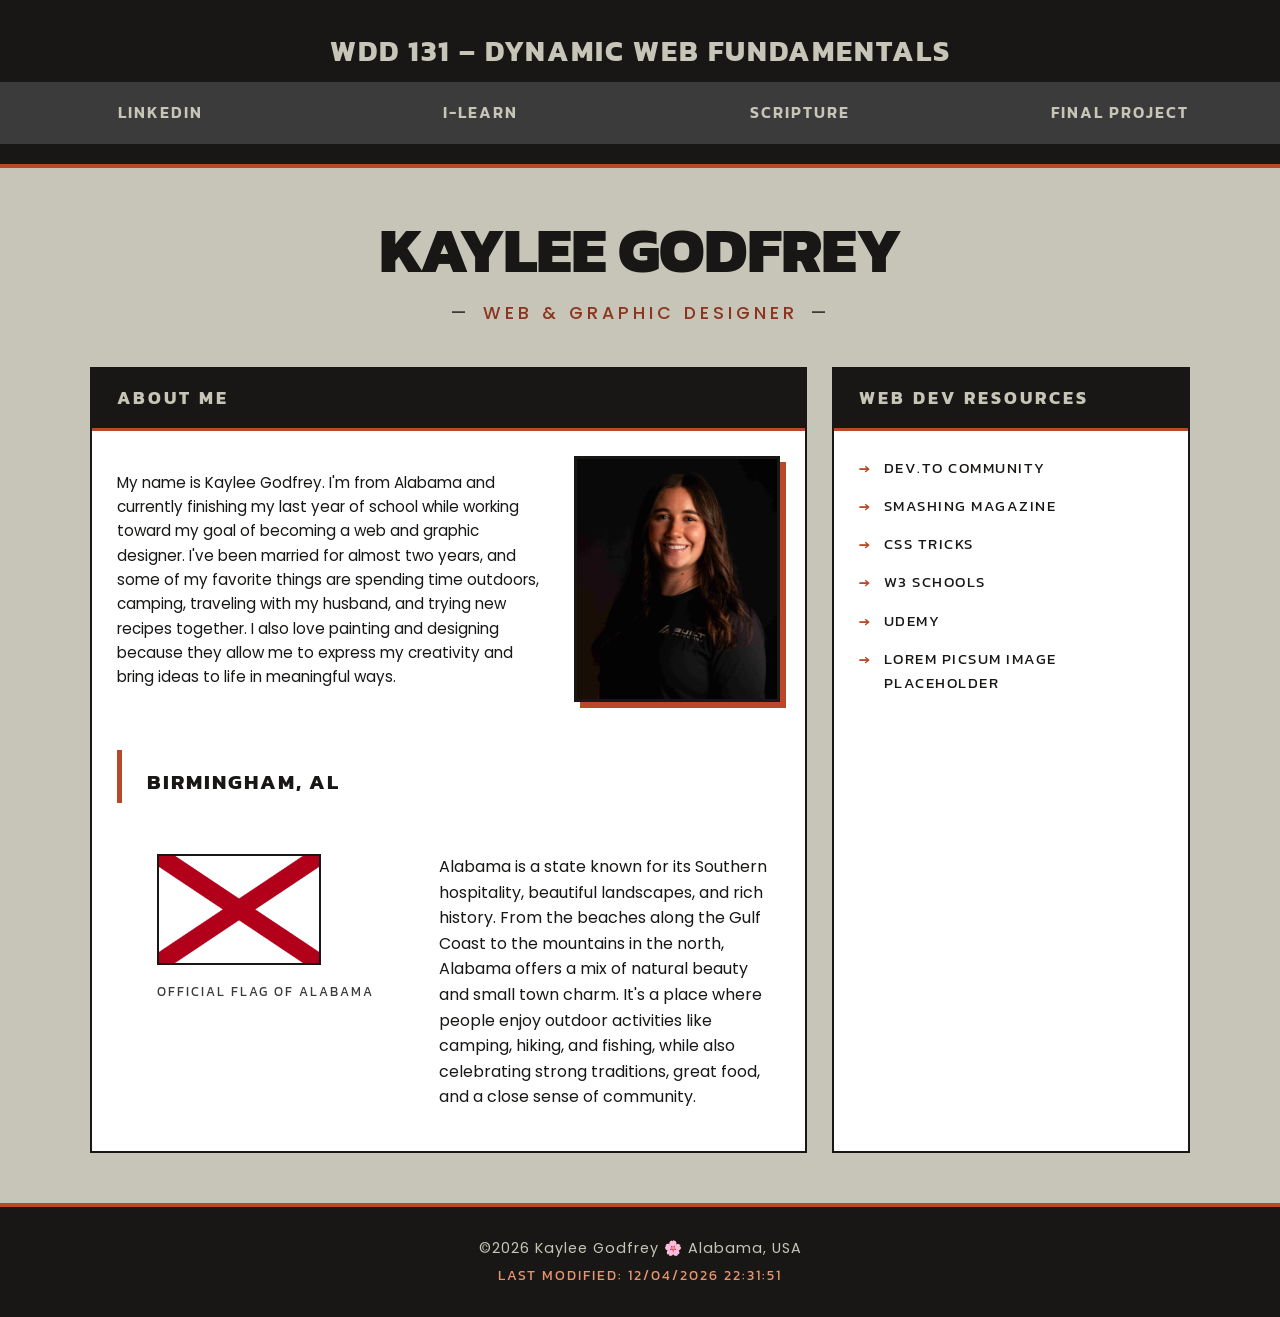
<file: index.html>
<!DOCTYPE html>
<html lang="en">
<head>
    <meta charset="UTF-8">
    <meta name="viewport" content="width=device-width, initial-scale=1.0">
    <title>WDD 131 – Dynamic Web Fundamentals – Kaylee Godfrey</title>
    <meta name="description" content="WDD 131 – Dynamic Web Fundamentals home page for Kaylee Godfrey. Personal introduction, Alabama highlights, and web development resources.">
    <meta name="author" content="Kaylee Godfrey">
    <link rel="preconnect" href="https://fonts.googleapis.com">
    <link rel="preconnect" href="https://fonts.gstatic.com" crossorigin>
    <link href="https://fonts.googleapis.com/css2?family=Kanit:wght@400;600;700;800&family=Poppins:wght@300;400;500;600&display=swap" rel="stylesheet">
    <link rel="stylesheet" href="styles/base.css">
    <script src="scripts/getdates.js" defer></script>
</head>
<body>
    <header>
        <span id="course-title">WDD 131 – Dynamic Web Fundamentals</span>
        <nav>
            <a href="https://www.linkedin.com/in/kaylee-godfrey/">LinkedIn</a>
            <a href="https://byupw.instructure.com/">I-Learn</a>
            <a href="https://www.churchofjesuschrist.org/study/scriptures/ot/prov/3?lang=eng&id=p5#p5">Scripture</a>
            <a href="#">Final Project</a>
        </nav>
    </header>

    <main>
        <h1>Kaylee Godfrey</h1>
        <p class="tagline">Web & Graphic Designer</p>

        <div class="cards-container">
            <section class="card">
                <h2>About Me</h2>
                <div class="about-content">
                    <p>
                        My name is Kaylee Godfrey. I'm from Alabama and currently finishing 
                        my last year of school while working toward my goal of becoming a 
                        web and graphic designer. I've been married for almost two years, 
                        and some of my favorite things are spending time outdoors, camping, 
                        traveling with my husband, and trying new recipes together. I also 
                        love painting and designing because they allow me to express my 
                        creativity and bring ideas to life in meaningful ways.
                    </p>
                    <img src="images/portrait.jpg" alt="Portrait of Kaylee Godfrey" width="180" height="220">
                </div>

                <h3>Birmingham, AL</h3>

                <div class="country-content">
                    <figure>
                        <img src="images/flag.png" alt="Official Flag of Alabama" width="160" height="100">
                        <figcaption>Official Flag of Alabama</figcaption>
                    </figure>
                    <p>
                        Alabama is a state known for its Southern hospitality, beautiful 
                        landscapes, and rich history. From the beaches along the Gulf Coast 
                        to the mountains in the north, Alabama offers a mix of natural 
                        beauty and small town charm. It's a place where people enjoy 
                        outdoor activities like camping, hiking, and fishing, while also 
                        celebrating strong traditions, great food, and a close sense of 
                        community.
                    </p>
                </div>
            </section>

            <section class="card">
                <h2>Web Dev Resources</h2>
                <ul>
                    <li><a href="https://dev.to/">Dev.to Community</a></li>
                    <li><a href="https://www.smashingmagazine.com/">Smashing Magazine</a></li>
                    <li><a href="https://css-tricks.com/">CSS Tricks</a></li>
                    <li><a href="https://www.w3schools.com/">W3 Schools</a></li>
                    <li><a href="https://www.udemy.com/">Udemy</a></li>
                    <li><a href="https://picsum.photos/">Lorem Picsum Image Placeholder</a></li>
                </ul>
            </section>
        </div>
    </main>

    <footer>
        <p>©<span id="currentyear"></span> Kaylee Godfrey 🌸 Alabama, USA</p>
        <p id="lastModified"></p>
    </footer>
</body>
</html>
</file>
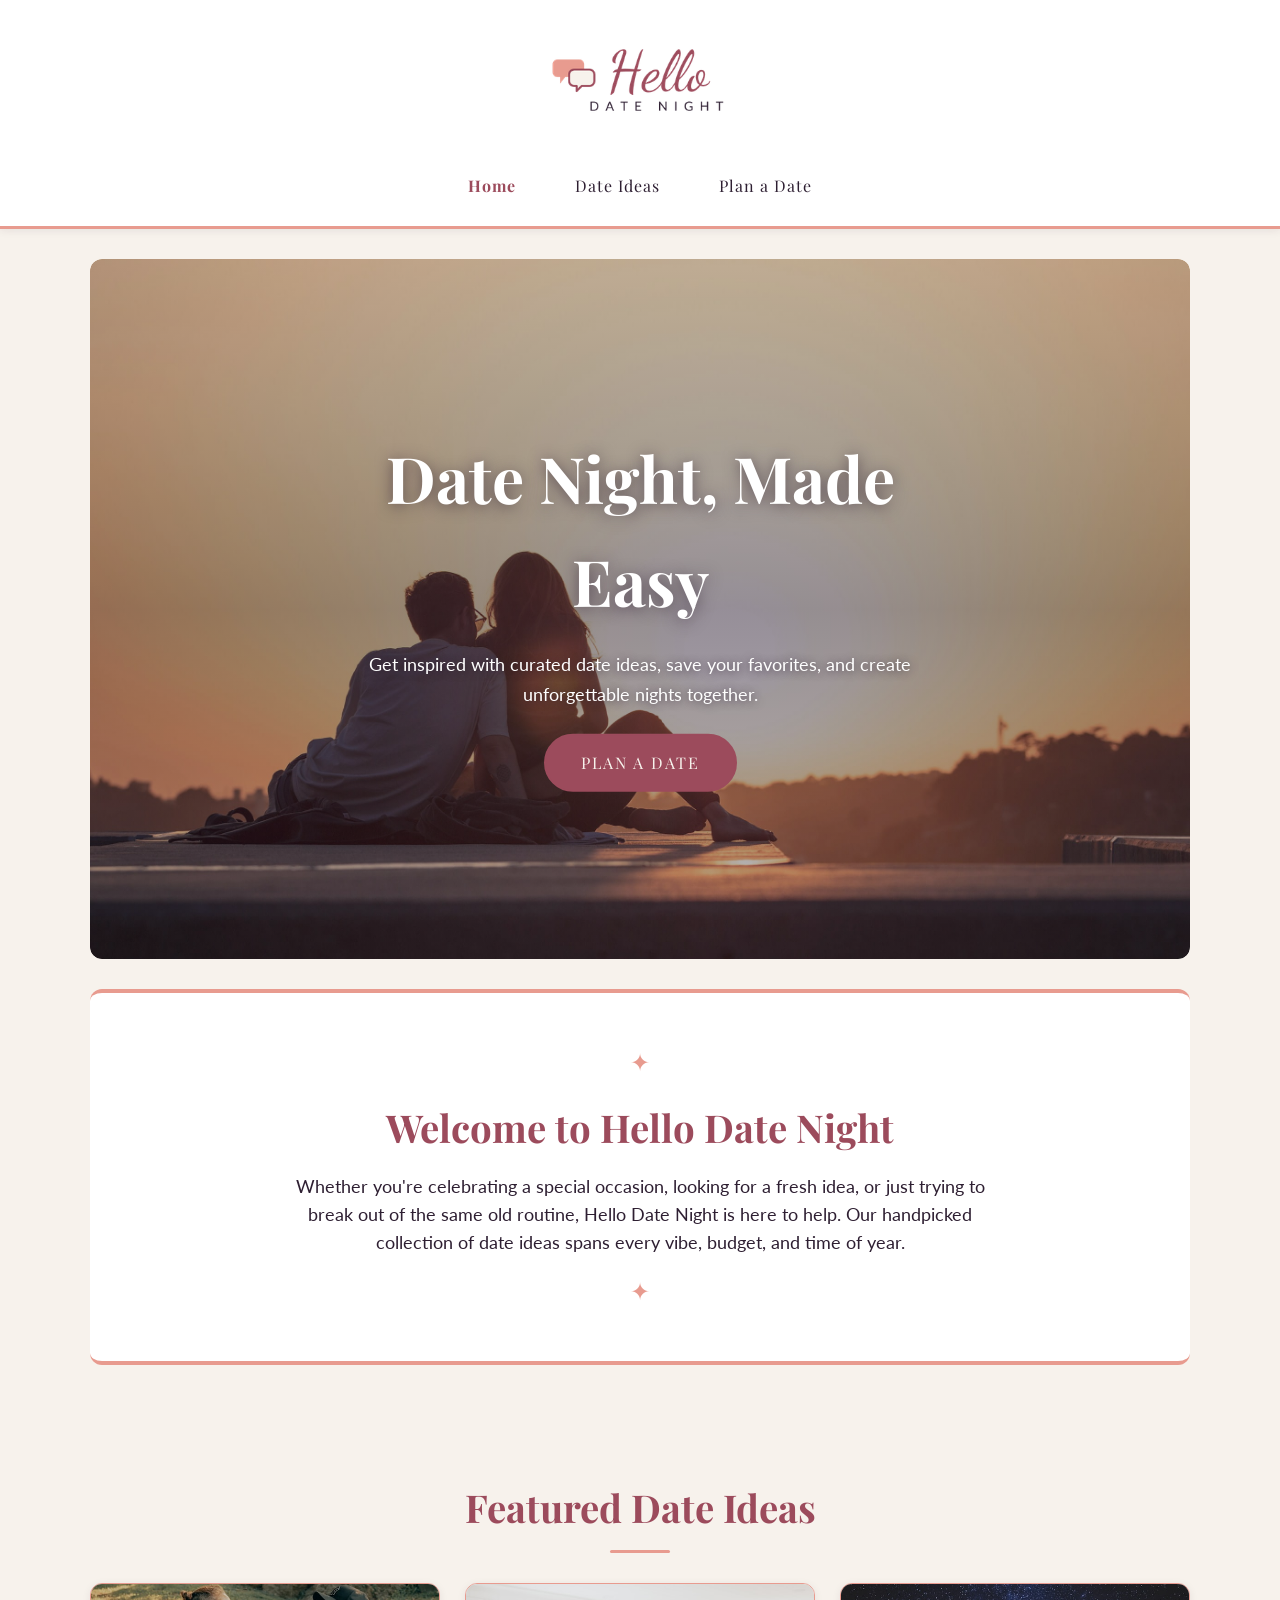
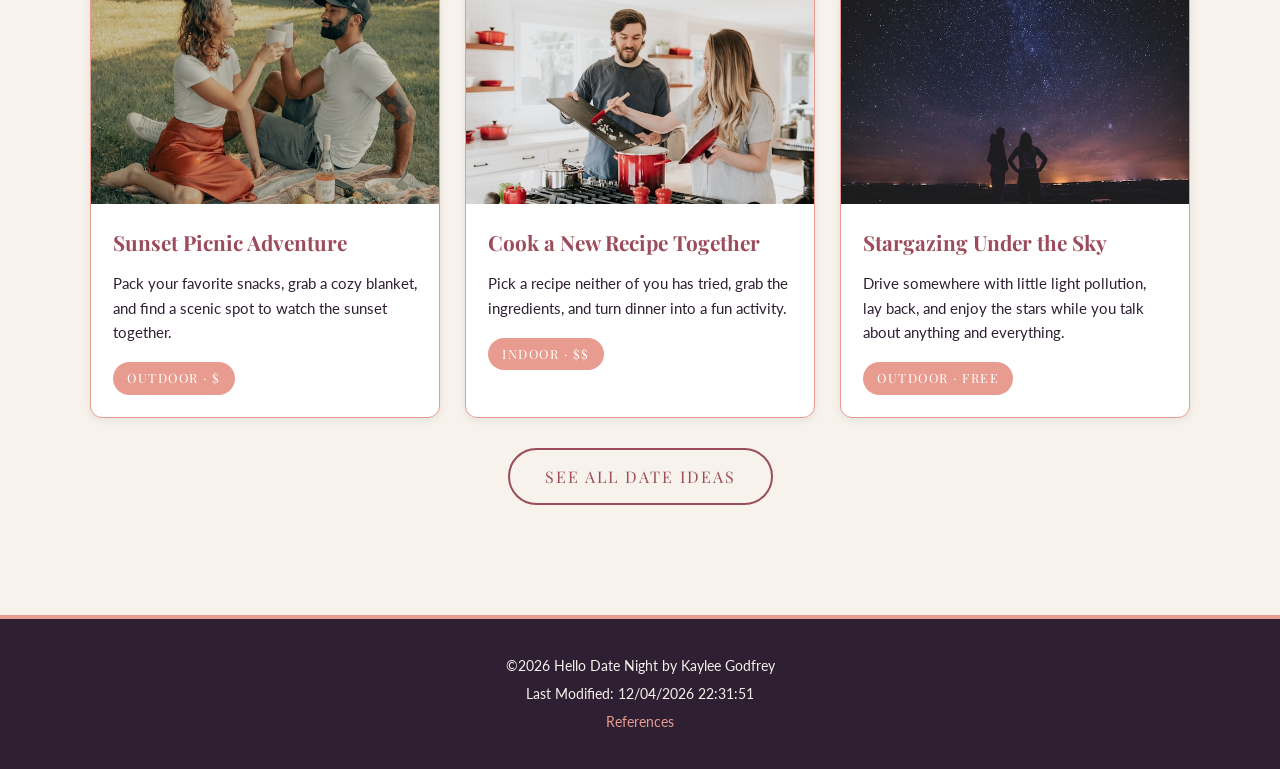
<file: project/index.html>
<!DOCTYPE html>
<html lang="en">
<head>
    <meta charset="UTF-8">
    <meta name="viewport" content="width=device-width, initial-scale=1.0">
    <title>Hello Date Night – Date Ideas for Couples</title>
    <meta name="description" content="Hello Date Night helps couples find creative, fun date ideas based on their preferences. Browse curated date ideas, save your favorites, and plan unforgettable nights together.">
    <meta name="author" content="Kaylee Godfrey">
    <link rel="preconnect" href="https://fonts.googleapis.com">
    <link rel="preconnect" href="https://fonts.gstatic.com" crossorigin>
    <link href="https://fonts.googleapis.com/css2?family=Dancing+Script:wght@600;700&family=Playfair+Display:wght@400;600;700&family=Lato:wght@300;400;700&display=swap" rel="stylesheet">
    <link rel="stylesheet" href="styles/main.css">
    <script src="scripts/main.js" defer></script>
</head>
<body>
    <header>
        <div class="header-inner">
            <a href="index.html" class="logo-link">
                <img src="images/logo.png" alt="Hello Date Night logo" class="logo">
            </a>
            <button id="menu-toggle" aria-label="Toggle menu">&#9776;</button>
            <nav id="main-nav">
                <a href="index.html" class="active">Home</a>
                <a href="date-ideas.html">Date Ideas</a>
                <a href="plan-a-date.html">Plan a Date</a>
            </nav>
        </div>
    </header>

    <main>
        <section class="hero">
            <img src="images/hero.jpg" alt="Couple enjoying a romantic date night" class="hero-image">
            <div class="hero-content">
                <h1>Date Night, Made Easy</h1>
                <p>Get inspired with curated date ideas, save your favorites, and create unforgettable nights together.</p>
                <a href="plan-a-date.html" class="cta-button">Plan a Date</a>
            </div>
        </section>

        <section class="intro">
            <h2>Welcome to Hello Date Night</h2>
            <p>Whether you're celebrating a special occasion, looking for a fresh idea, or just trying to break out of the same old routine, Hello Date Night is here to help. Our handpicked collection of date ideas spans every vibe, budget, and time of year.</p>
        </section>

        <section class="featured">
            <h2>Featured Date Ideas</h2>
            <div class="card-grid">
                <article class="card">
                    <img src="images/featured-1.jpg" alt="Sunset picnic in a park" loading="lazy">
                    <div class="card-content">
                        <h3>Sunset Picnic Adventure</h3>
                        <p>Pack your favorite snacks, grab a cozy blanket, and find a scenic spot to watch the sunset together.</p>
                        <span class="card-tag">Outdoor · $</span>
                    </div>
                </article>

                <article class="card">
                    <img src="images/featured-2.jpg" alt="Cooking together at home" loading="lazy">
                    <div class="card-content">
                        <h3>Cook a New Recipe Together</h3>
                        <p>Pick a recipe neither of you has tried, grab the ingredients, and turn dinner into a fun activity.</p>
                        <span class="card-tag">Indoor · $$</span>
                    </div>
                </article>

                <article class="card">
                    <img src="images/featured-3.jpg" alt="Stargazing under the night sky" loading="lazy">
                    <div class="card-content">
                        <h3>Stargazing Under the Sky</h3>
                        <p>Drive somewhere with little light pollution, lay back, and enjoy the stars while you talk about anything and everything.</p>
                        <span class="card-tag">Outdoor · Free</span>
                    </div>
                </article>
            </div>

            <div class="see-more">
                <a href="date-ideas.html" class="cta-button-outline">See All Date Ideas</a>
            </div>
        </section>
    </main>

    <footer>
        <p>©<span id="currentyear"></span> Hello Date Night by Kaylee Godfrey</p>
        <p id="lastModified"></p>
        <p><a href="references.html">References</a></p>
    </footer>
</body>
</html>
</file>
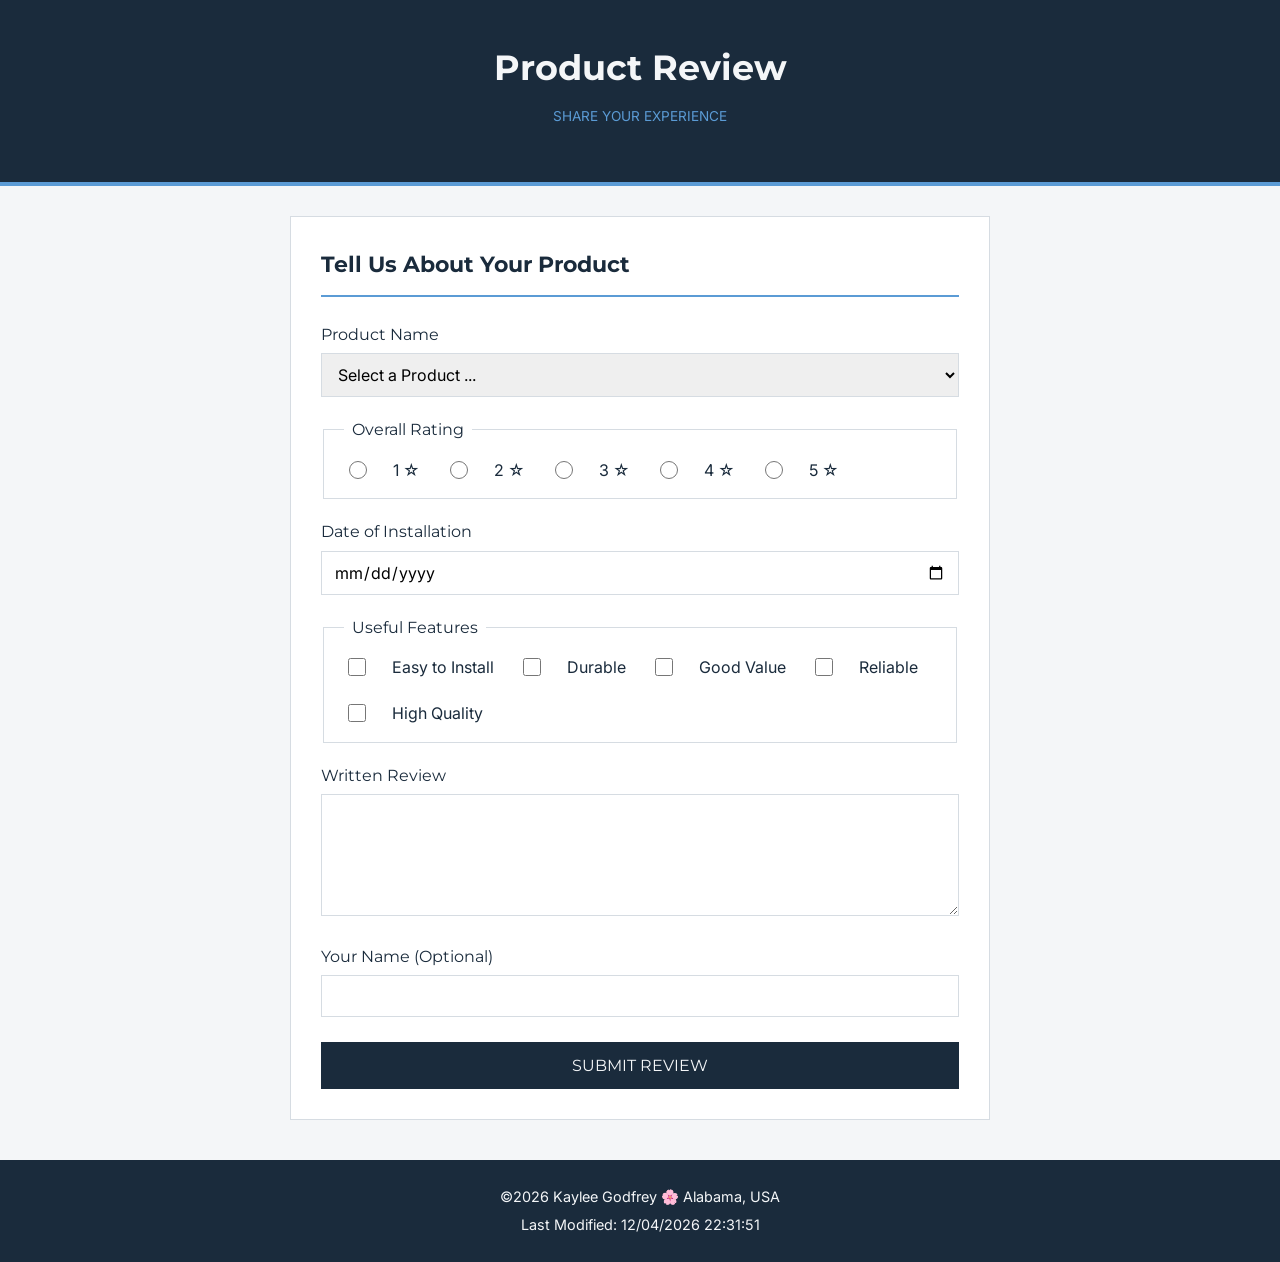
<file: Form/form.html>
<!DOCTYPE html>
<html lang="en">
<head>
    <meta charset="UTF-8">
    <meta name="viewport" content="width=device-width, initial-scale=1.0">
    <title>WDD 131 – Product Review – Kaylee Godfrey</title>
    <meta name="description" content="Product review form created by Kaylee Godfrey for WDD 131.">
    <meta name="author" content="Kaylee Godfrey">
    <link rel="preconnect" href="https://fonts.googleapis.com">
    <link rel="preconnect" href="https://fonts.gstatic.com" crossorigin>
    <link href="https://fonts.googleapis.com/css2?family=Montserrat:wght@400;600;700&family=Inter:wght@300;400;500;600&display=swap" rel="stylesheet">
    <link rel="stylesheet" href="styles/form.css">
    <script src="scripts/form.js" defer></script>
</head>
<body>
    <header>
        <h1>Product Review</h1>
        <p class="tagline">Share Your Experience</p>
    </header>

    <main>
        <form method="get" action="review.html">
            <h2>Tell Us About Your Product</h2>

            <label for="product-name">Product Name</label>
            <select id="product-name" name="product-name" required>
                <option disabled selected value="">Select a Product ...</option>
            </select>

            <fieldset>
                <legend>Overall Rating</legend>
                <div class="rating">
                    <input type="radio" id="rating-1" name="rating" value="1" required>
                    <label for="rating-1">1 ☆</label>

                    <input type="radio" id="rating-2" name="rating" value="2" required>
                    <label for="rating-2">2 ☆</label>

                    <input type="radio" id="rating-3" name="rating" value="3" required>
                    <label for="rating-3">3 ☆</label>

                    <input type="radio" id="rating-4" name="rating" value="4" required>
                    <label for="rating-4">4 ☆</label>

                    <input type="radio" id="rating-5" name="rating" value="5" required>
                    <label for="rating-5">5 ☆</label>
                </div>
            </fieldset>

            <label for="install-date">Date of Installation</label>
            <input type="date" id="install-date" name="install-date" required>

            <fieldset>
                <legend>Useful Features</legend>
                <div class="features">
                    <input type="checkbox" id="feature-1" name="features" value="Easy to Install">
                    <label for="feature-1">Easy to Install</label>

                    <input type="checkbox" id="feature-2" name="features" value="Durable">
                    <label for="feature-2">Durable</label>

                    <input type="checkbox" id="feature-3" name="features" value="Good Value">
                    <label for="feature-3">Good Value</label>

                    <input type="checkbox" id="feature-4" name="features" value="Reliable">
                    <label for="feature-4">Reliable</label>

                    <input type="checkbox" id="feature-5" name="features" value="High Quality">
                    <label for="feature-5">High Quality</label>
                </div>
            </fieldset>

            <label for="review">Written Review</label>
            <textarea id="review" name="review" rows="5"></textarea>

            <label for="username">Your Name (Optional)</label>
            <input type="text" id="username" name="username">

            <input type="submit" value="Submit Review">
        </form>
    </main>

    <footer>
        <p>©<span id="currentyear"></span> Kaylee Godfrey 🌸 Alabama, USA</p>
        <p id="lastModified"></p>
    </footer>
</body>
</html>
</file>
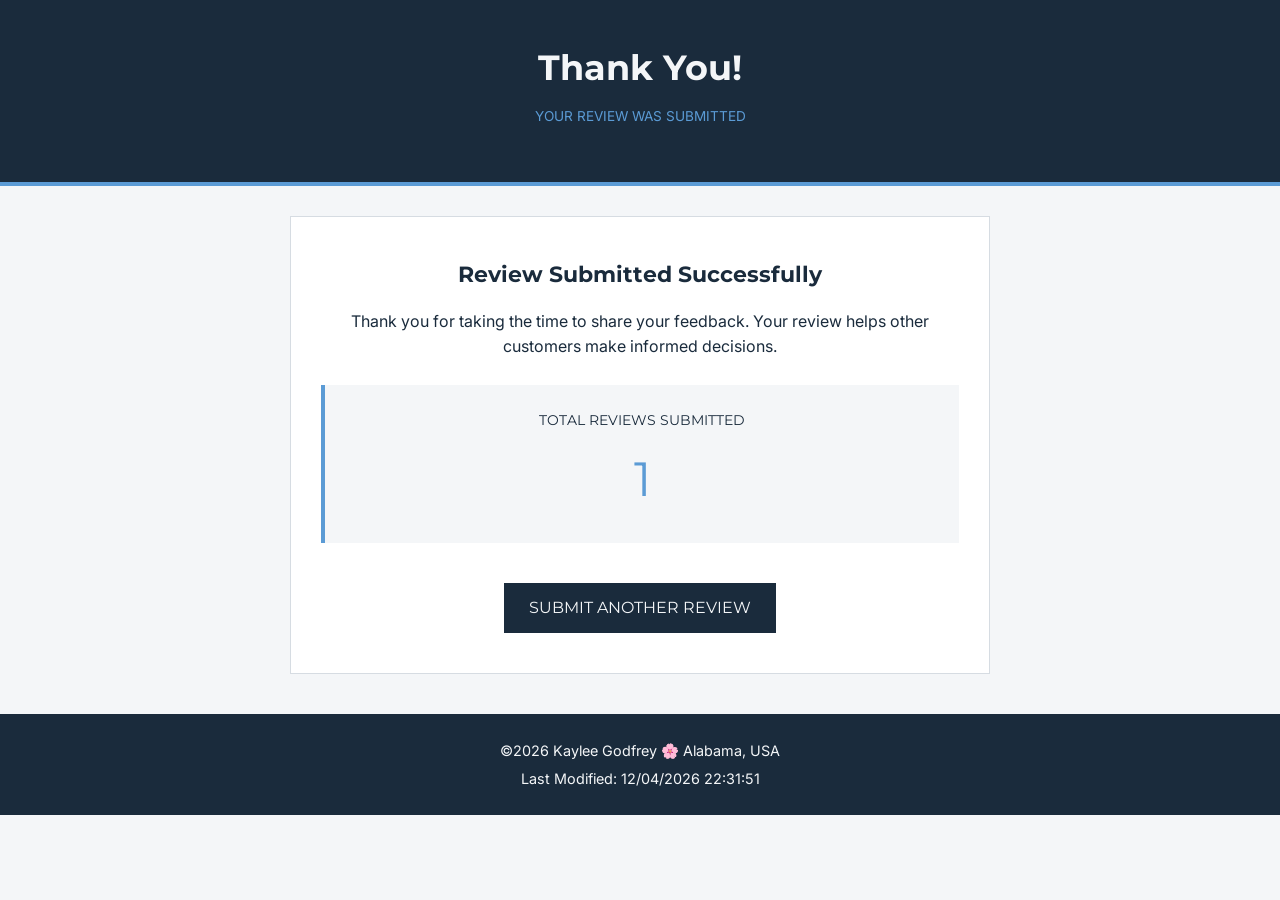
<file: Form/review.html>
<!DOCTYPE html>
<html lang="en">
<head>
    <meta charset="UTF-8">
    <meta name="viewport" content="width=device-width, initial-scale=1.0">
    <title>WDD 131 – Review Submitted – Kaylee Godfrey</title>
    <meta name="description" content="Thank you for submitting your product review.">
    <meta name="author" content="Kaylee Godfrey">
    <link rel="preconnect" href="https://fonts.googleapis.com">
    <link rel="preconnect" href="https://fonts.gstatic.com" crossorigin>
    <link href="https://fonts.googleapis.com/css2?family=Montserrat:wght@400;600;700&family=Inter:wght@300;400;500;600&display=swap" rel="stylesheet">
    <link rel="stylesheet" href="styles/form.css">
    <script src="scripts/review.js" defer></script>
</head>
<body>
    <header>
        <h1>Thank You!</h1>
        <p class="tagline">Your Review Was Submitted</p>
    </header>

    <main>
        <section class="confirmation">
            <h2>Review Submitted Successfully</h2>
            <p>Thank you for taking the time to share your feedback. Your review helps other customers make informed decisions.</p>

            <div class="counter-box">
                <p class="counter-label">Total Reviews Submitted</p>
                <p class="counter-number" id="review-count">0</p>
            </div>

            <a href="form.html" class="button">Submit Another Review</a>
        </section>
    </main>

    <footer>
        <p>©<span id="currentyear"></span> Kaylee Godfrey 🌸 Alabama, USA</p>
        <p id="lastModified"></p>
    </footer>
</body>
</html>
</file>
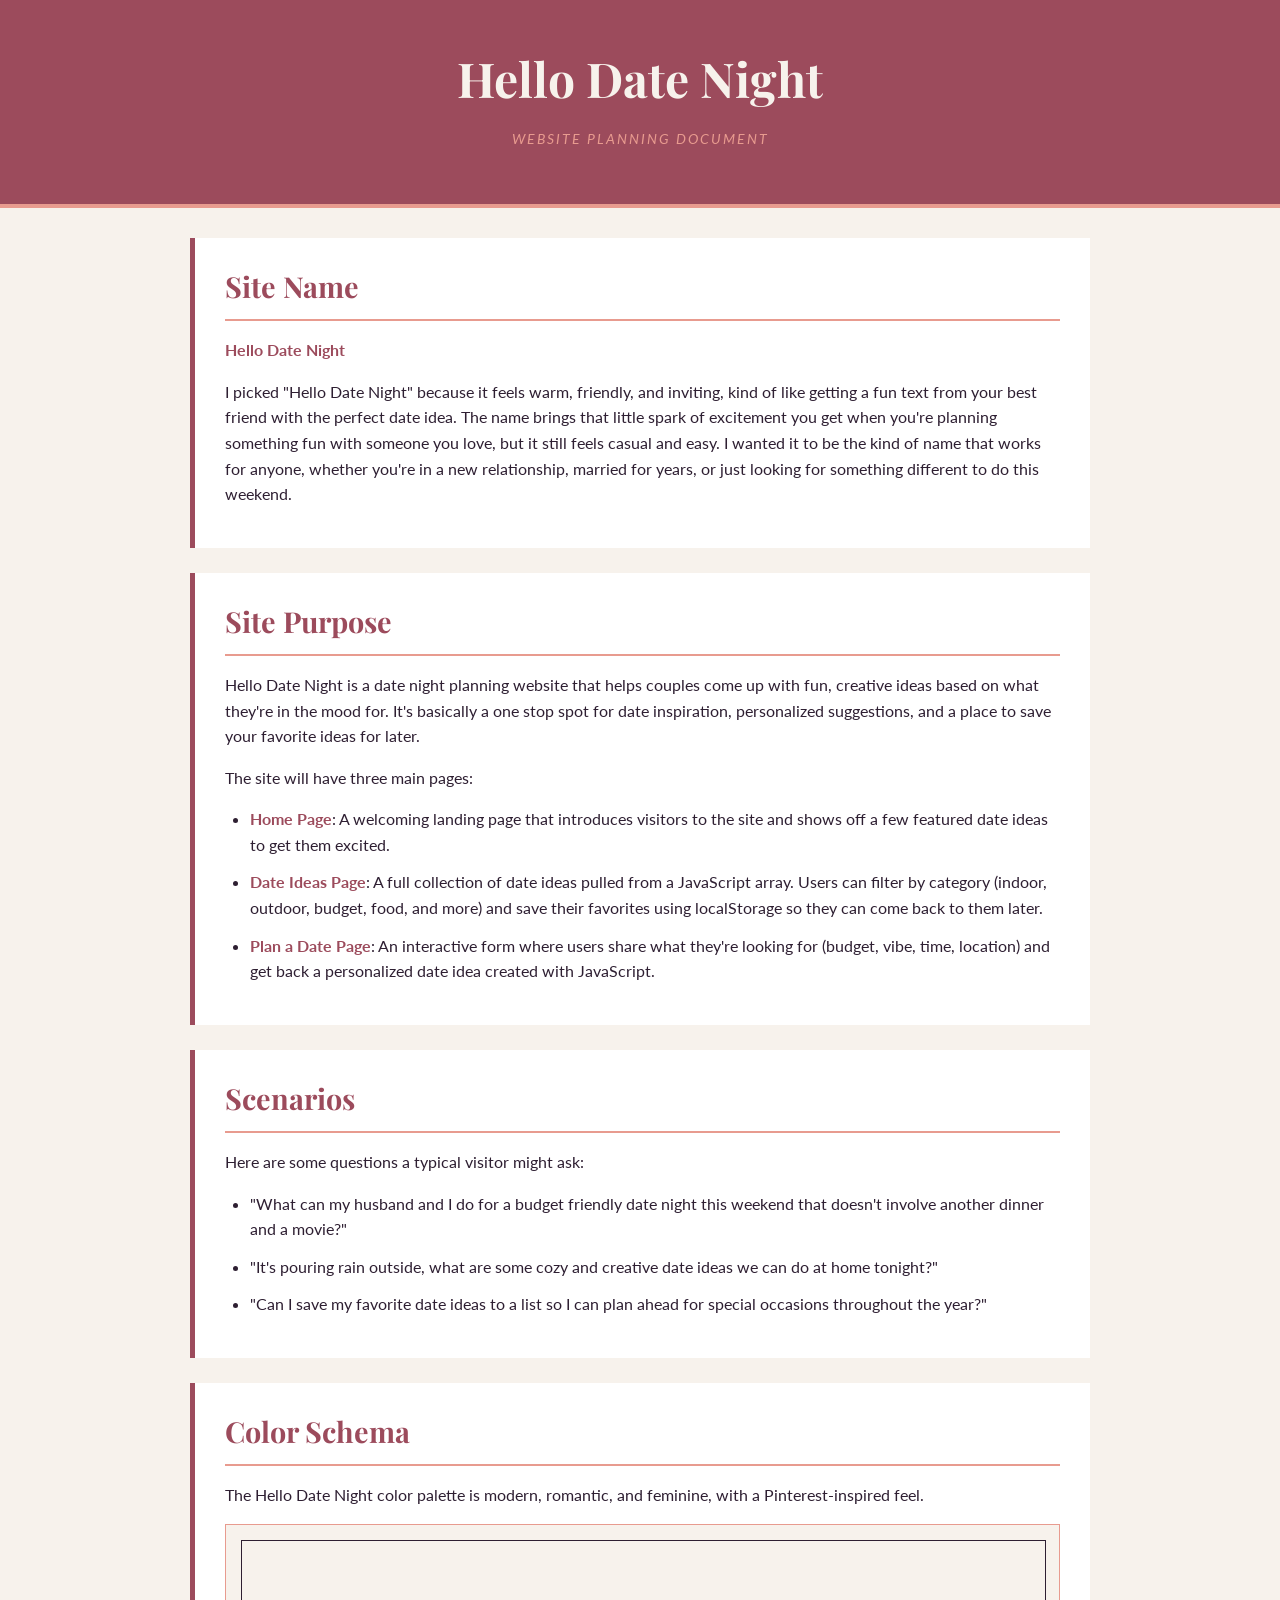
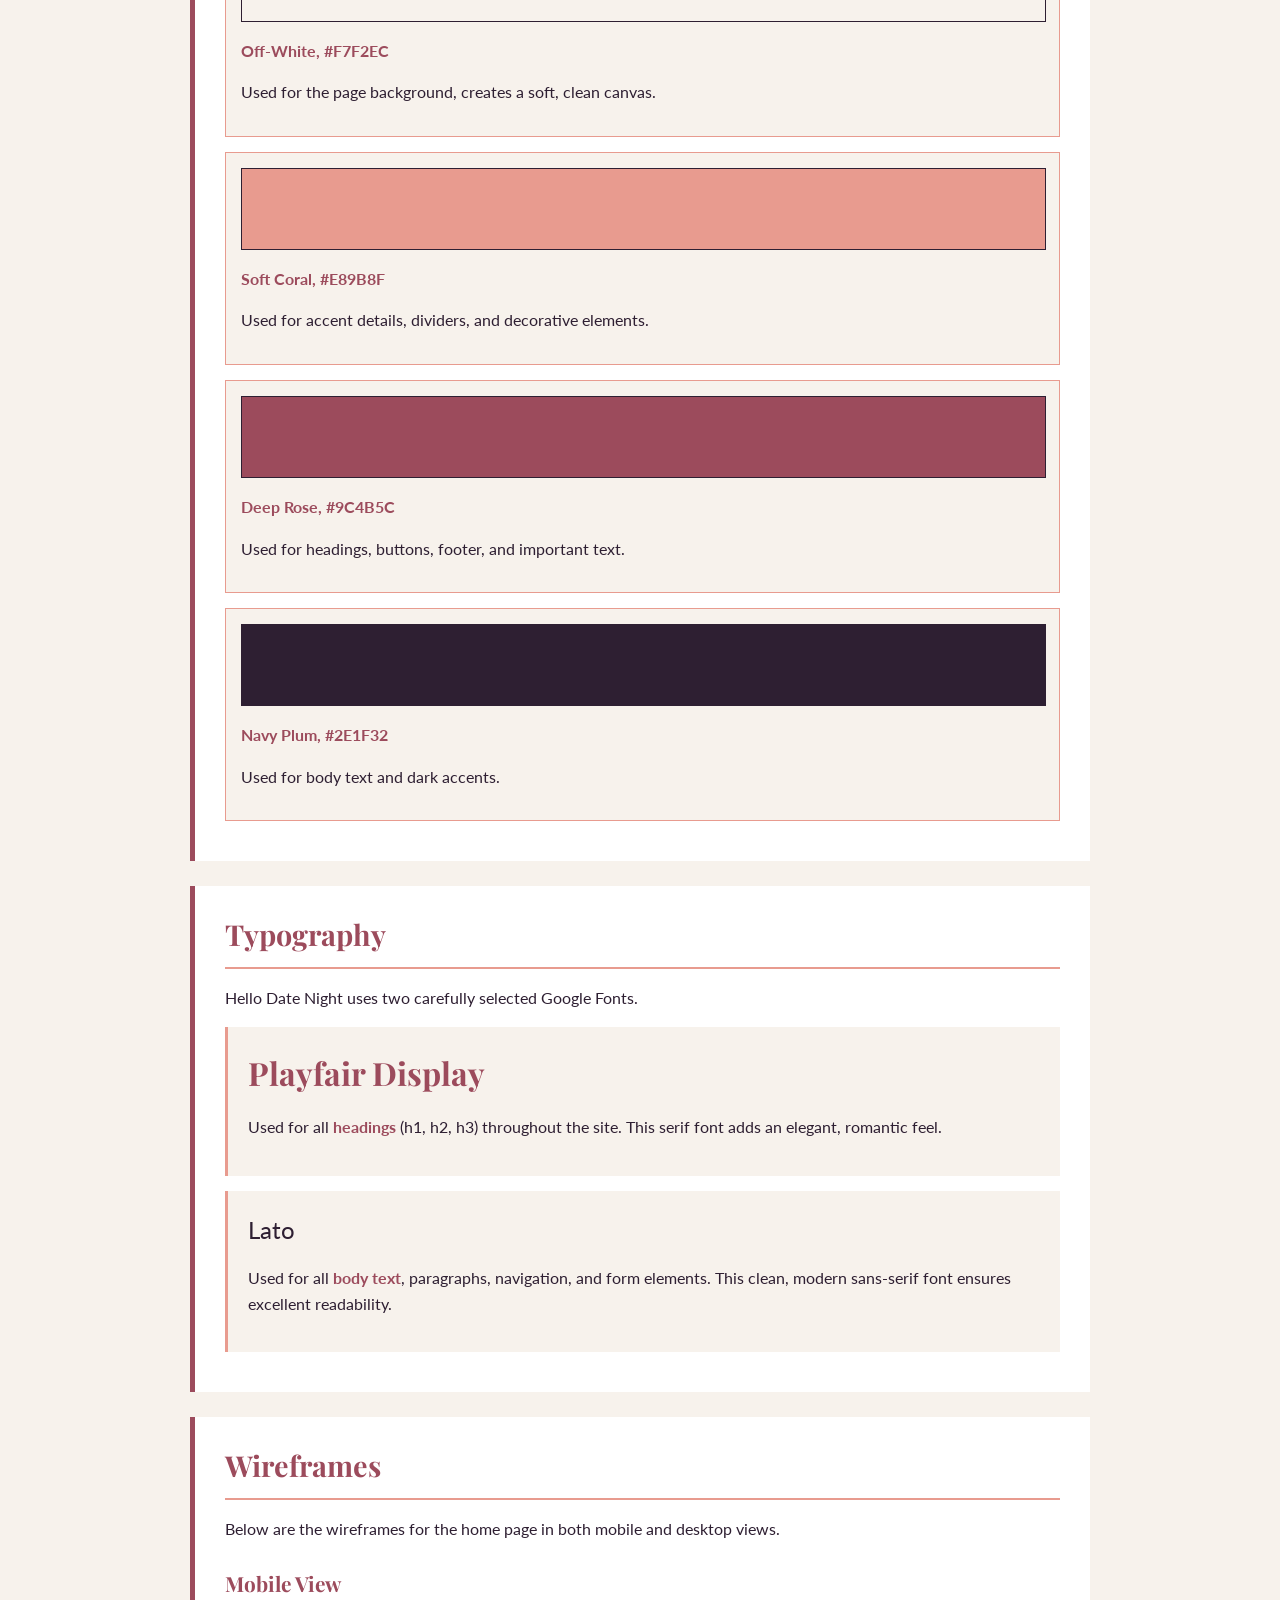
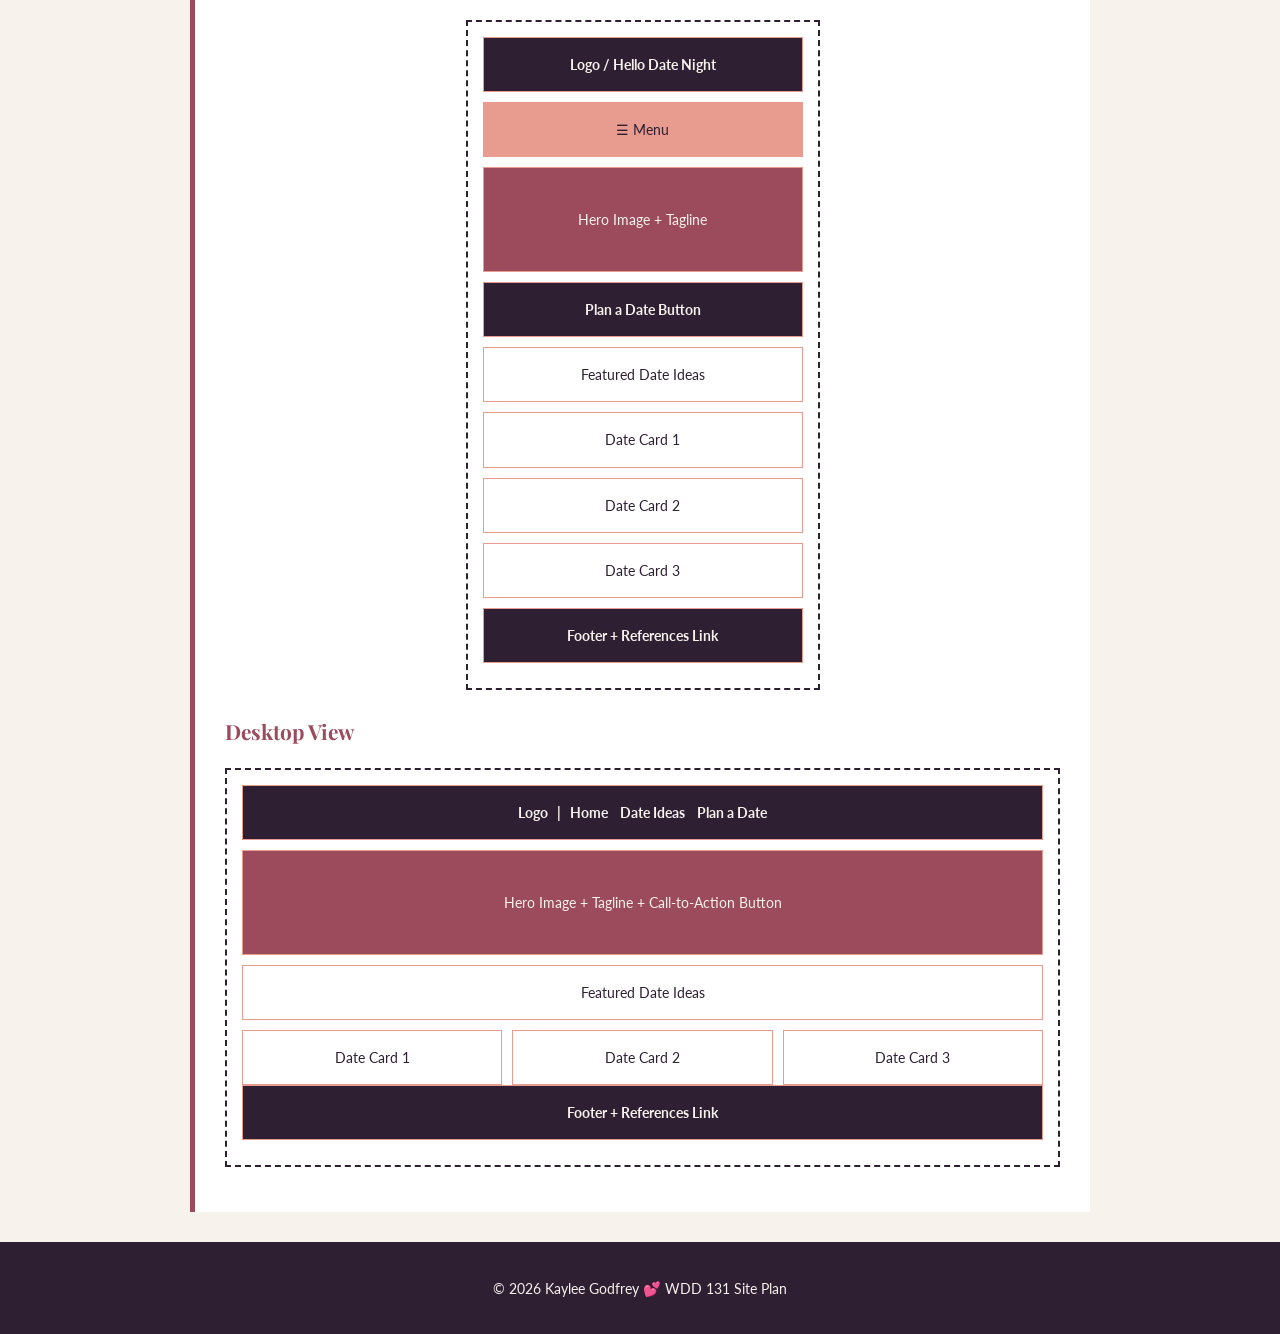
<file: hello date night/siteplan.html>
<!DOCTYPE html>
<html lang="en">
<head>
    <meta charset="UTF-8">
    <meta name="viewport" content="width=device-width, initial-scale=1.0">
    <title>Site Plan – Hello Date Night – Kaylee Godfrey</title>
    <meta name="description" content="Website planning document for Hello Date Night, a date night planner website by Kaylee Godfrey for WDD 131.">
    <meta name="author" content="Kaylee Godfrey">
    <link rel="preconnect" href="https://fonts.googleapis.com">
    <link rel="preconnect" href="https://fonts.gstatic.com" crossorigin>
    <link href="https://fonts.googleapis.com/css2?family=Playfair+Display:wght@400;600;700&family=Lato:wght@300;400;700&display=swap" rel="stylesheet">
    <link rel="stylesheet" href="styles/siteplan.css">
</head>
<body>
    <header>
        <h1>Hello Date Night</h1>
        <p class="tagline">Website Planning Document</p>
    </header>

    <main>
        <section>
            <h2>Site Name</h2>
            <p><strong>Hello Date Night</strong></p>
            <p>
                I picked "Hello Date Night" because it feels warm, friendly, and inviting, kind of like 
                getting a fun text from your best friend with the perfect date idea. The name brings that 
                little spark of excitement you get when you're planning something fun with someone you 
                love, but it still feels casual and easy. I wanted it to be the kind of name that works 
                for anyone, whether you're in a new relationship, married for years, or just looking for 
                something different to do this weekend.
            </p>
        </section>

        <section>
            <h2>Site Purpose</h2>
            <p>
                Hello Date Night is a date night planning website that helps couples come up with fun, 
                creative ideas based on what they're in the mood for. It's basically a one stop spot 
                for date inspiration, personalized suggestions, and a place to save your favorite ideas 
                for later.
            </p>
            <p>The site will have three main pages:</p>
            <ul>
                <li>
                    <strong>Home Page</strong>: A welcoming landing page that introduces visitors to 
                    the site and shows off a few featured date ideas to get them excited.
                </li>
                <li>
                    <strong>Date Ideas Page</strong>: A full collection of date ideas pulled from a 
                    JavaScript array. Users can filter by category (indoor, outdoor, budget, food, 
                    and more) and save their favorites using localStorage so they can come back to 
                    them later.
                </li>
                <li>
                    <strong>Plan a Date Page</strong>: An interactive form where users share what 
                    they're looking for (budget, vibe, time, location) and get back a personalized 
                    date idea created with JavaScript.
                </li>
            </ul>
        </section>

        <section>
            <h2>Scenarios</h2>
            <p>Here are some questions a typical visitor might ask:</p>
            <ul>
                <li>
                    "What can my husband and I do for a budget friendly date night this weekend 
                    that doesn't involve another dinner and a movie?"
                </li>
                <li>
                    "It's pouring rain outside, what are some cozy and creative date ideas we 
                    can do at home tonight?"
                </li>
                <li>
                    "Can I save my favorite date ideas to a list so I can plan ahead for special 
                    occasions throughout the year?"
                </li>
            </ul>
        </section>

        <section>
            <h2>Color Schema</h2>
            <p>The Hello Date Night color palette is modern, romantic, and feminine, with a Pinterest-inspired feel.</p>

            <div class="color-card">
                <div class="color-swatch off-white"></div>
                <p><strong>Off-White, #F7F2EC</strong></p>
                <p>Used for the page background, creates a soft, clean canvas.</p>
            </div>

            <div class="color-card">
                <div class="color-swatch coral"></div>
                <p><strong>Soft Coral, #E89B8F</strong></p>
                <p>Used for accent details, dividers, and decorative elements.</p>
            </div>

            <div class="color-card">
                <div class="color-swatch deep-rose"></div>
                <p><strong>Deep Rose, #9C4B5C</strong></p>
                <p>Used for headings, buttons, footer, and important text.</p>
            </div>

            <div class="color-card">
                <div class="color-swatch navy-plum"></div>
                <p><strong>Navy Plum, #2E1F32</strong></p>
                <p>Used for body text and dark accents.</p>
            </div>
        </section>

        <section>
            <h2>Typography</h2>
            <p>Hello Date Night uses two carefully selected Google Fonts.</p>

            <div class="font-example">
                <h3 class="font-display-sample">Playfair Display</h3>
                <p>Used for all <strong>headings</strong> (h1, h2, h3) throughout the site. This serif font adds an elegant, romantic feel.</p>
            </div>

            <div class="font-example">
                <p class="font-body-sample">Lato</p>
                <p>Used for all <strong>body text</strong>, paragraphs, navigation, and form elements. This clean, modern sans-serif font ensures excellent readability.</p>
            </div>
        </section>

        <section>
            <h2>Wireframes</h2>
            <p>Below are the wireframes for the home page in both mobile and desktop views.</p>

            <h3>Mobile View</h3>
            <div class="wireframe-mobile">
                <div class="wf-box wf-dark">Logo / Hello Date Night</div>
                <div class="wf-box wf-coral">☰ Menu</div>
                <div class="wf-box wf-rose">Hero Image + Tagline</div>
                <div class="wf-box wf-dark">Plan a Date Button</div>
                <div class="wf-box wf-light">Featured Date Ideas</div>
                <div class="wf-box wf-light">Date Card 1</div>
                <div class="wf-box wf-light">Date Card 2</div>
                <div class="wf-box wf-light">Date Card 3</div>
                <div class="wf-box wf-dark">Footer + References Link</div>
            </div>

            <h3>Desktop View</h3>
            <div class="wireframe-desktop">
                <div class="wf-box wf-dark">Logo &nbsp;&nbsp;|&nbsp;&nbsp; Home &nbsp;&nbsp; Date Ideas &nbsp;&nbsp; Plan a Date</div>
                <div class="wf-box wf-rose">Hero Image + Tagline + Call-to-Action Button</div>
                <div class="wf-box wf-light">Featured Date Ideas</div>
                <div class="wf-row">
                    <div class="wf-box wf-light">Date Card 1</div>
                    <div class="wf-box wf-light">Date Card 2</div>
                    <div class="wf-box wf-light">Date Card 3</div>
                </div>
                <div class="wf-box wf-dark">Footer + References Link</div>
            </div>
        </section>
    </main>

    <footer>
        <p>© 2026 Kaylee Godfrey 💕 WDD 131 Site Plan</p>
    </footer>
</body>
</html>
</file>
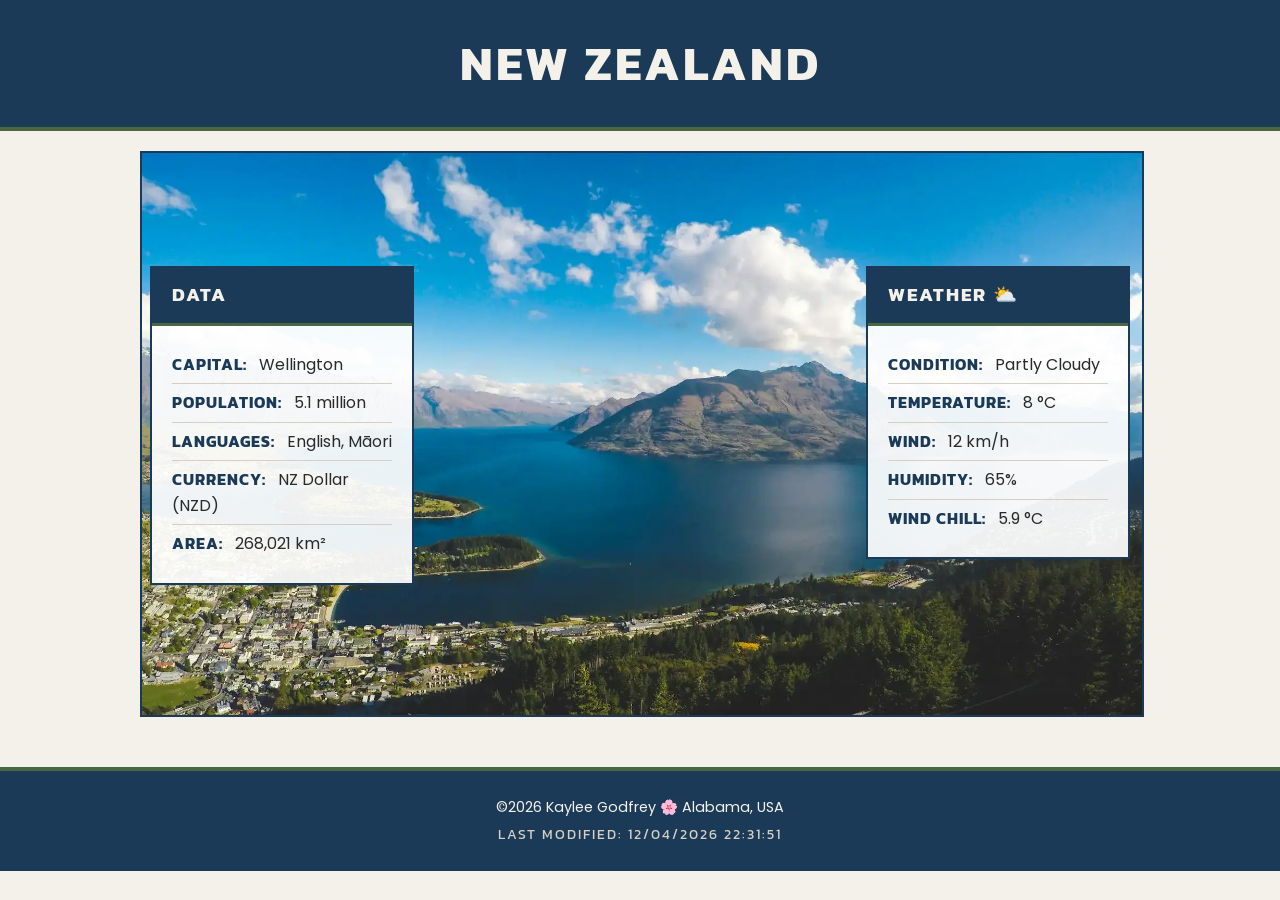
<file: Place/place.html>
<!DOCTYPE html>
<html lang="en">
<head>
    <meta charset="UTF-8">
    <meta name="viewport" content="width=device-width, initial-scale=1.0">
    <title>WDD 131 – New Zealand – Kaylee Godfrey</title>
    <meta name="description" content="Explore New Zealand — a country of stunning landscapes, rich Māori culture, and unforgettable adventure. Created by Kaylee Godfrey for WDD 131.">
    <meta name="author" content="Kaylee Godfrey">
    <link rel="preconnect" href="https://fonts.googleapis.com">
    <link rel="preconnect" href="https://fonts.gstatic.com" crossorigin>
    <link href="https://fonts.googleapis.com/css2?family=Kanit:wght@400;600;700;800&family=Poppins:wght@300;400;500;600&display=swap" rel="stylesheet">
    <link rel="stylesheet" href="styles/place.css">
    <script src="scripts/place.js" defer></script>
</head>
<body>
    <header>
        <h1>New Zealand</h1>
    </header>

    <main>
        <picture class="hero">
            <source srcset="images/new-zealand-medium.webp" media="(min-width: 1000px)">
            <source srcset="images/new-zealand-small.webp" media="(min-width: 600px)">
            <img src="images/new-zealand-large.webp" alt="Queenstown overlooking Lake Wakatipu, New Zealand">
        </picture>

        <section class="data">
            <h2>Data</h2>
            <ul>
                <li><strong>Capital:</strong> Wellington</li>
                <li><strong>Population:</strong> 5.1 million</li>
                <li><strong>Languages:</strong> English, Māori</li>
                <li><strong>Currency:</strong> NZ Dollar (NZD)</li>
                <li><strong>Area:</strong> 268,021 km²</li>
            </ul>
        </section>

        <section class="weather">
            <h2>Weather</h2>
            <img src="images/weather-icon.svg" alt="Partly cloudy weather icon" class="weather-icon">
            <ul>
                <li><strong>Condition:</strong> Partly Cloudy</li>
                <li><strong>Temperature:</strong> 8 &deg;C</li>
                <li><strong>Wind:</strong> 12 km/h</li>
                <li><strong>Humidity:</strong> 65%</li>
                <li><strong>Wind Chill:</strong> <span id="windchill"></span></li>
            </ul>
        </section>
    </main>

    <footer>
        <p>&copy;<span id="currentyear"></span> Kaylee Godfrey 🌸 Alabama, USA</p>
        <p id="lastModified"></p>
    </footer>
</body>
</html>
</file>
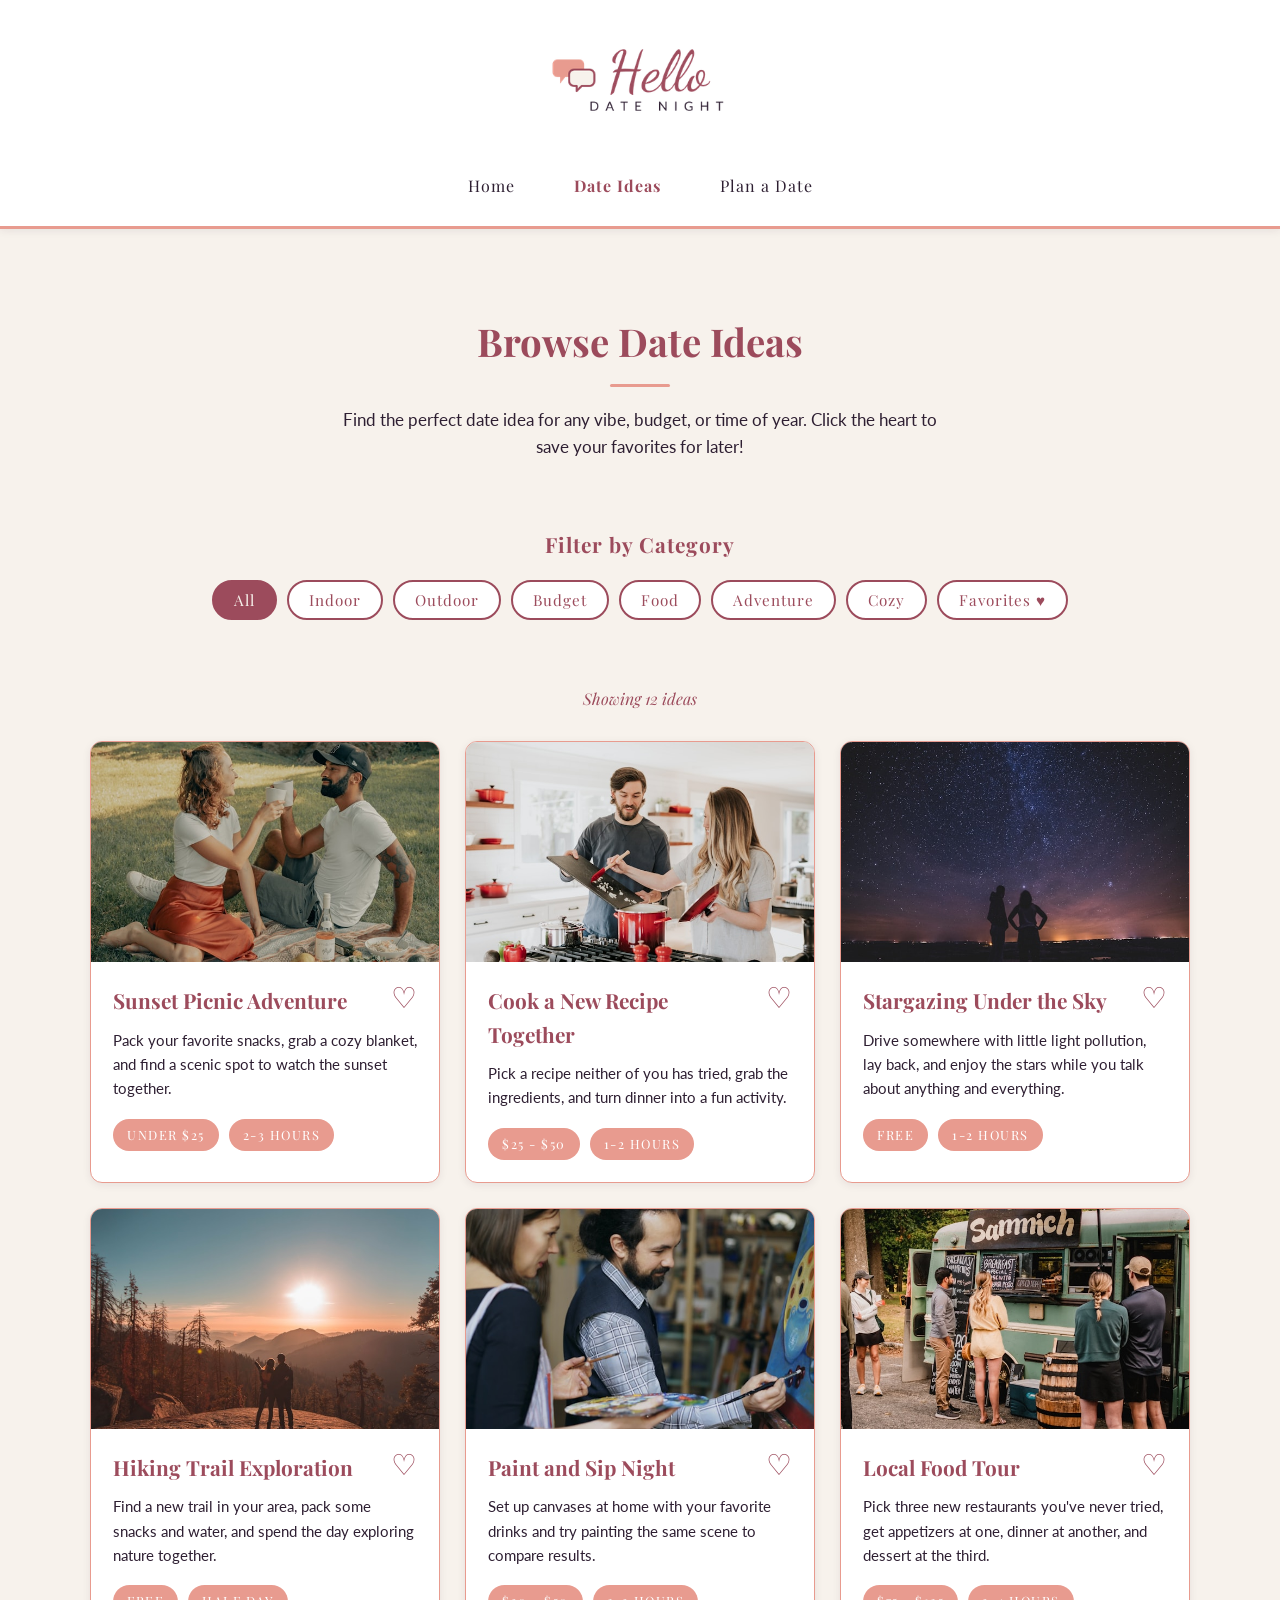
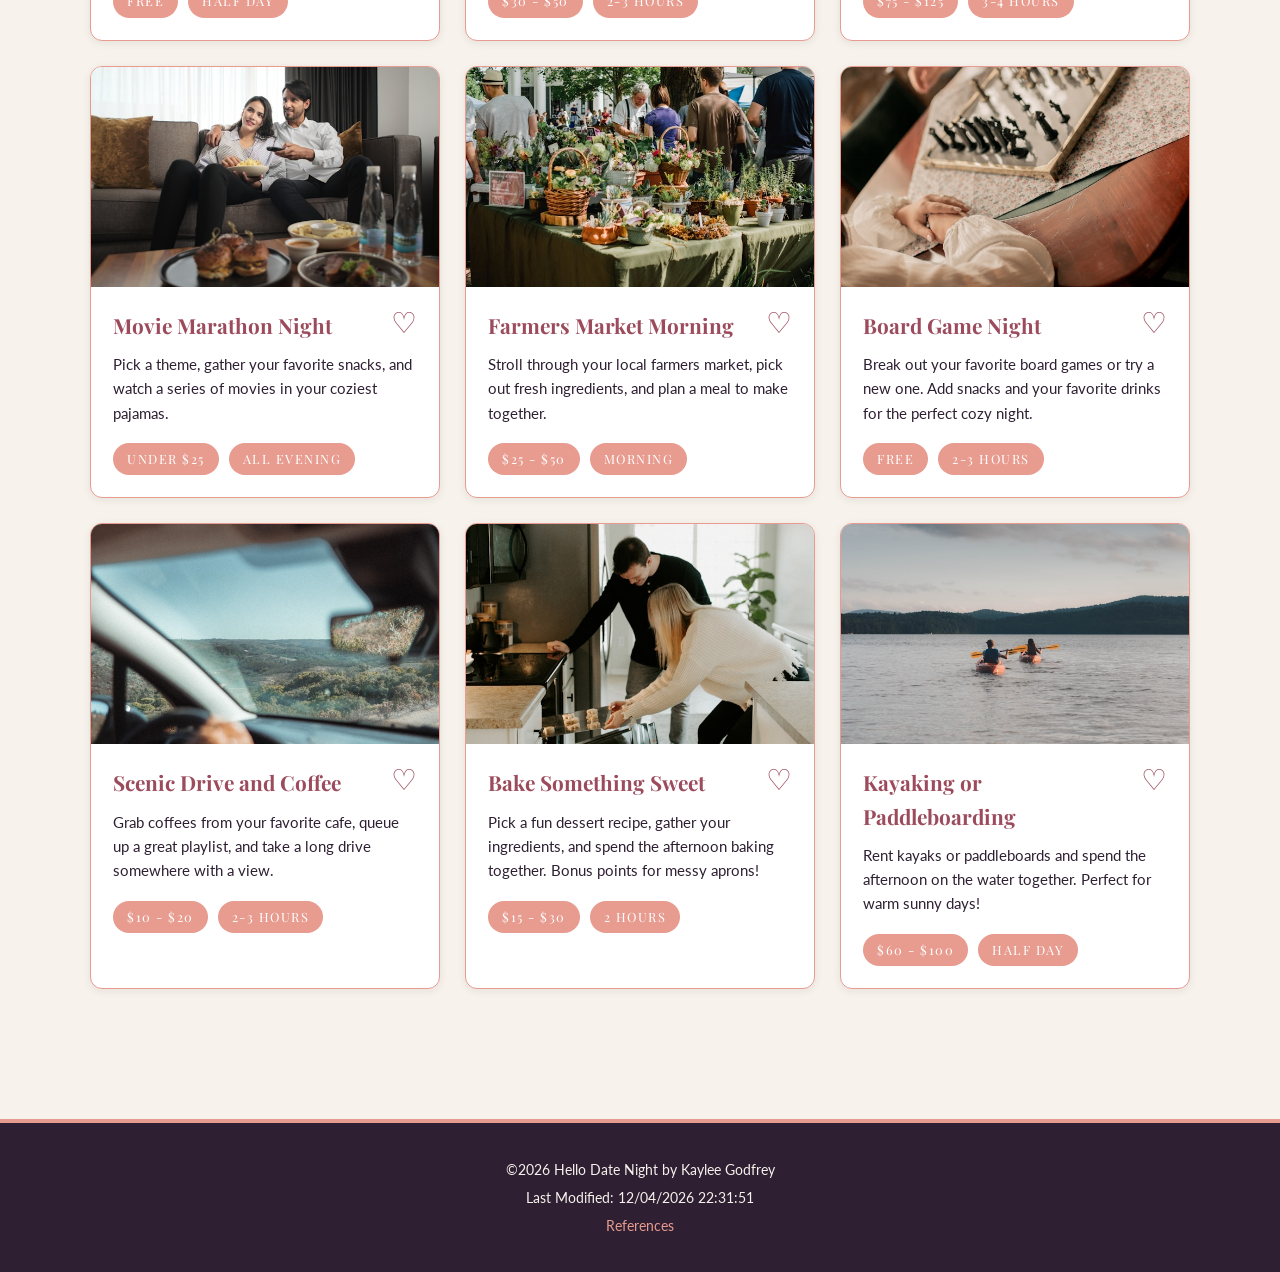
<file: project/date-ideas.html>
<!DOCTYPE html>
<html lang="en">
<head>
    <meta charset="UTF-8">
    <meta name="viewport" content="width=device-width, initial-scale=1.0">
    <title>Date Ideas – Hello Date Night</title>
    <meta name="description" content="Browse a curated collection of date ideas at Hello Date Night. Filter by category, save your favorites, and plan your next great night together.">
    <meta name="author" content="Kaylee Godfrey">
    <link rel="preconnect" href="https://fonts.googleapis.com">
    <link rel="preconnect" href="https://fonts.gstatic.com" crossorigin>
    <link href="https://fonts.googleapis.com/css2?family=Dancing+Script:wght@600;700&family=Playfair+Display:wght@400;600;700&family=Lato:wght@300;400;700&display=swap" rel="stylesheet">
    <link rel="stylesheet" href="styles/main.css">
    <script src="scripts/main.js" defer></script>
    <script src="scripts/date-ideas.js" defer></script>
</head>
<body>
    <header>
        <div class="header-inner">
            <a href="index.html" class="logo-link">
                <img src="images/logo.png" alt="Hello Date Night logo" class="logo">
            </a>
            <button id="menu-toggle" aria-label="Toggle menu">&#9776;</button>
            <nav id="main-nav">
                <a href="index.html">Home</a>
                <a href="date-ideas.html" class="active">Date Ideas</a>
                <a href="plan-a-date.html">Plan a Date</a>
            </nav>
        </div>
    </header>

    <main>
        <section class="page-intro">
            <h1>Browse Date Ideas</h1>
            <p>Find the perfect date idea for any vibe, budget, or time of year. Click the heart to save your favorites for later!</p>
        </section>

        <section class="filters">
            <h2>Filter by Category</h2>
            <div class="filter-buttons">
                <button class="filter-btn active" data-filter="all">All</button>
                <button class="filter-btn" data-filter="indoor">Indoor</button>
                <button class="filter-btn" data-filter="outdoor">Outdoor</button>
                <button class="filter-btn" data-filter="budget">Budget</button>
                <button class="filter-btn" data-filter="food">Food</button>
                <button class="filter-btn" data-filter="adventure">Adventure</button>
                <button class="filter-btn" data-filter="cozy">Cozy</button>
                <button class="filter-btn" data-filter="favorites">Favorites ♥</button>
            </div>
        </section>

        <section class="date-ideas">
            <p id="results-message"></p>
            <div class="card-grid" id="date-grid">
                <!-- Cards will be added by JavaScript -->
            </div>
        </section>
    </main>

    <footer>
        <p>©<span id="currentyear"></span> Hello Date Night by Kaylee Godfrey</p>
        <p id="lastModified"></p>
        <p><a href="references.html">References</a></p>
    </footer>
</body>
</html>
</file>
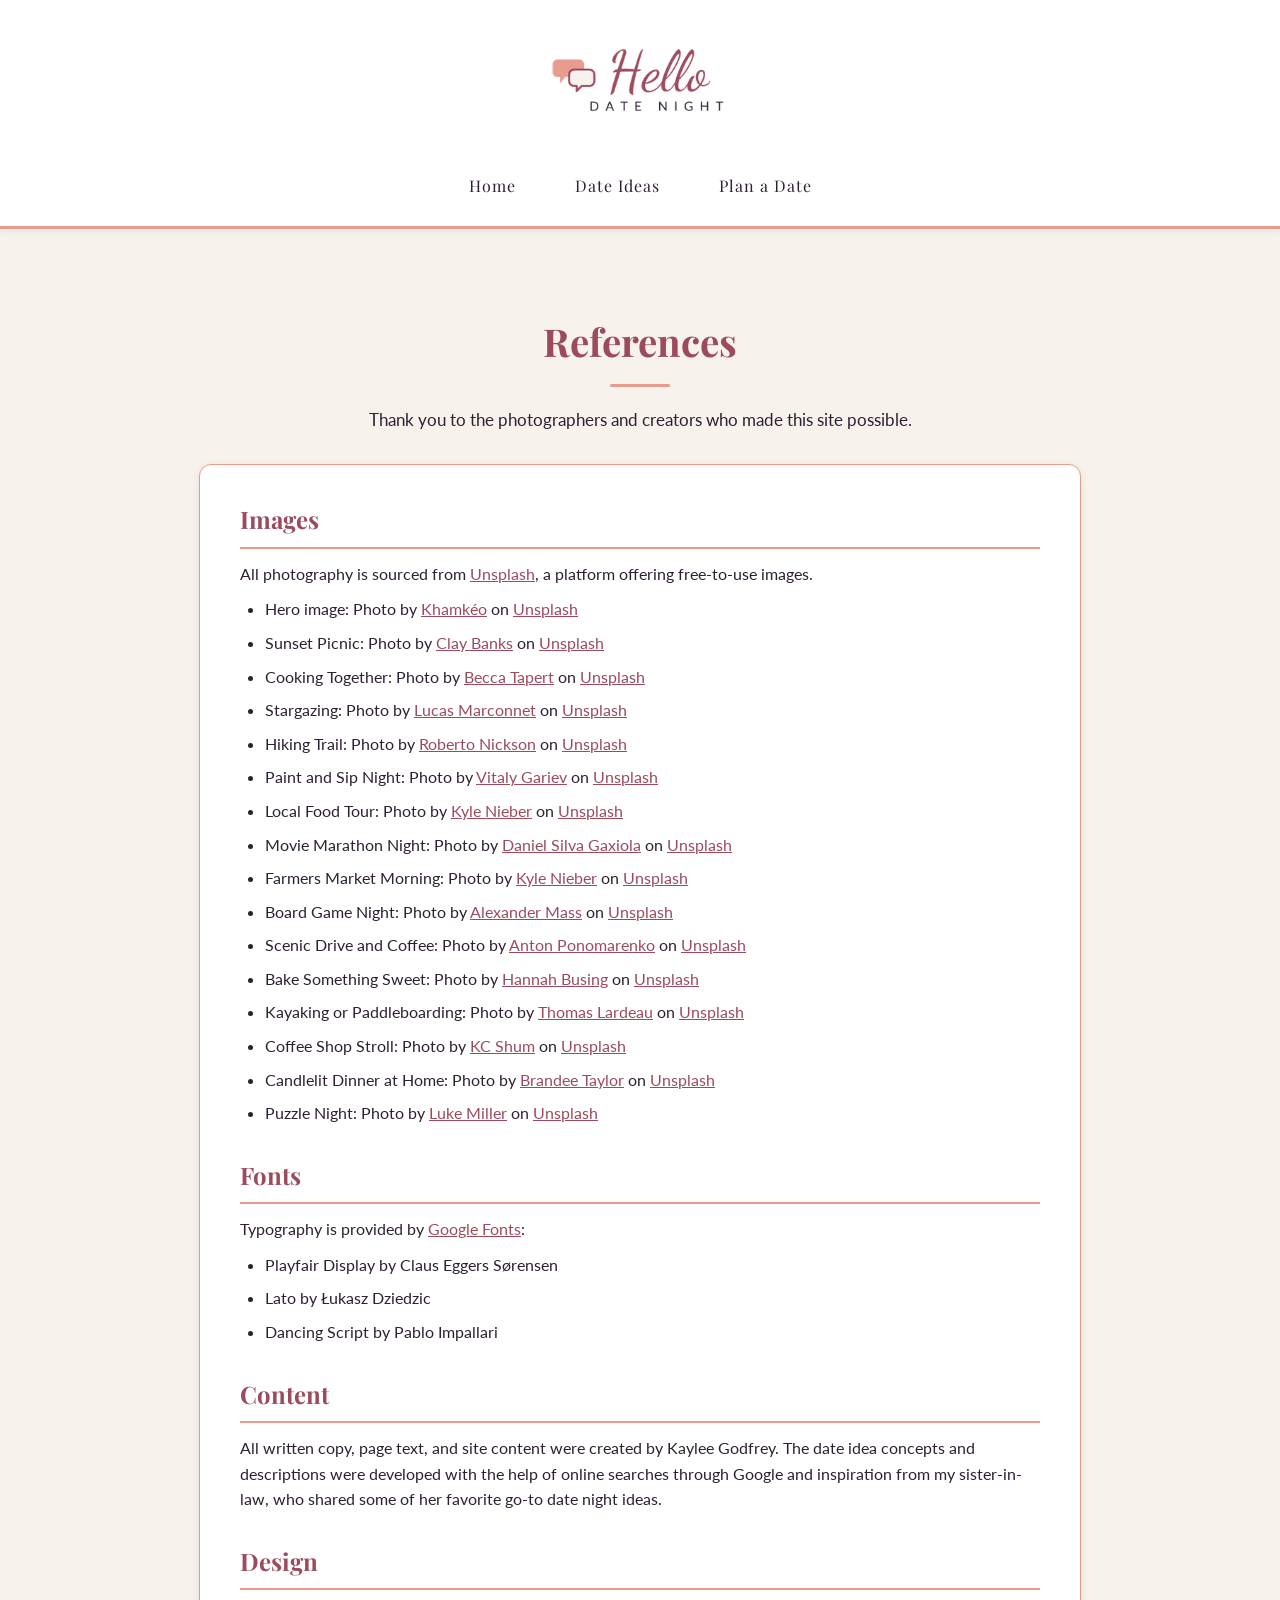
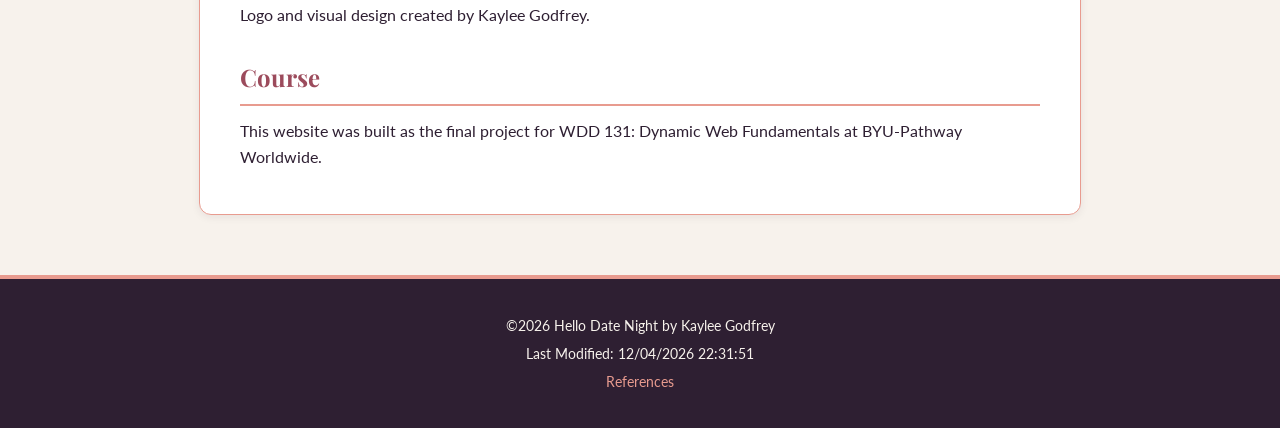
<file: project/references.html>
<!DOCTYPE html>
<html lang="en">
<head>
    <meta charset="UTF-8">
    <meta name="viewport" content="width=device-width, initial-scale=1.0">
    <title>References – Hello Date Night</title>
    <meta name="description" content="References and credits for Hello Date Night, including image sources and content acknowledgements.">
    <meta name="author" content="Kaylee Godfrey">
    <link rel="preconnect" href="https://fonts.googleapis.com">
    <link rel="preconnect" href="https://fonts.gstatic.com" crossorigin>
    <link href="https://fonts.googleapis.com/css2?family=Dancing+Script:wght@600;700&family=Playfair+Display:wght@400;600;700&family=Lato:wght@300;400;700&display=swap" rel="stylesheet">
    <link rel="stylesheet" href="styles/main.css">
    <script src="scripts/main.js" defer></script>
</head>
<body>
    <header>
        <div class="header-inner">
            <a href="index.html" class="logo-link">
                <img src="images/logo.png" alt="Hello Date Night logo" class="logo">
            </a>
            <button id="menu-toggle" aria-label="Toggle menu">&#9776;</button>
            <nav id="main-nav">
                <a href="index.html">Home</a>
                <a href="date-ideas.html">Date Ideas</a>
                <a href="plan-a-date.html">Plan a Date</a>
            </nav>
        </div>
    </header>

    <main>
        <section class="page-intro">
            <h1>References</h1>
            <p>Thank you to the photographers and creators who made this site possible.</p>
        </section>

        <section class="references-content">
            <h2>Images</h2>
            <p>All photography is sourced from <a href="https://unsplash.com/" target="_blank">Unsplash</a>, a platform offering free-to-use images.</p>
            <ul>
                <li>Hero image: Photo by <a href="https://unsplash.com/@mahkeo?utm_source=unsplash&utm_medium=referral&utm_content=creditCopyText" target="_blank">Khamkéo</a> on <a href="https://unsplash.com/photos/couple-sitting-near-trees-during-golden-hour-OcxlTBbb6SY?utm_source=unsplash&utm_medium=referral&utm_content=creditCopyText" target="_blank">Unsplash</a></li>
                <li>Sunset Picnic: Photo by <a href="https://unsplash.com/@claybanks?utm_source=unsplash&utm_medium=referral&utm_content=creditCopyText" target="_blank">Clay Banks</a> on <a href="https://unsplash.com/photos/man-and-woman-sitting-on-ground-with-food-on-ground-during-daytime-VsC9m6Tgx6o?utm_source=unsplash&utm_medium=referral&utm_content=creditCopyText" target="_blank">Unsplash</a></li>
                <li>Cooking Together: Photo by <a href="https://unsplash.com/@beccatapert?utm_source=unsplash&utm_medium=referral&utm_content=creditCopyText" target="_blank">Becca Tapert</a> on <a href="https://unsplash.com/photos/man-assisting-cooking-woman-kYh-O1Jk7EE?utm_source=unsplash&utm_medium=referral&utm_content=creditCopyText" target="_blank">Unsplash</a></li>
                <li>Stargazing: Photo by <a href="https://unsplash.com/@lucasmrc?utm_source=unsplash&utm_medium=referral&utm_content=creditCopyText" target="_blank">Lucas Marconnet</a> on <a href="https://unsplash.com/photos/silhouette-of-people-under-milky-way-Kls_Hq8p-xI?utm_source=unsplash&utm_medium=referral&utm_content=creditCopyText" target="_blank">Unsplash</a></li>
                <li>Hiking Trail: Photo by <a href="https://unsplash.com/@rpnickson?utm_source=unsplash&utm_medium=referral&utm_content=creditCopyText" target="_blank">Roberto Nickson</a> on <a href="https://unsplash.com/photos/silhouette-of-man-and-woman-on-hill-B4gRfP-zcR0?utm_source=unsplash&utm_medium=referral&utm_content=creditCopyText" target="_blank">Unsplash</a></li>
                <li>Paint and Sip Night: Photo by <a href="https://unsplash.com/@silverkblack?utm_source=unsplash&utm_medium=referral&utm_content=creditCopyText" target="_blank">Vitaly Gariev</a> on <a href="https://unsplash.com/photos/artist-and-student-painting-together-in-a-studio-jRZZ3Qzh82M?utm_source=unsplash&utm_medium=referral&utm_content=creditCopyText" target="_blank">Unsplash</a></li>
                <li>Local Food Tour: Photo by <a href="https://unsplash.com/@kylenieber?utm_source=unsplash&utm_medium=referral&utm_content=creditCopyText" target="_blank">Kyle Nieber</a> on <a href="https://unsplash.com/photos/a-group-of-people-standing-outside-of-a-food-truck-RUVbop_s848?utm_source=unsplash&utm_medium=referral&utm_content=creditCopyText" target="_blank">Unsplash</a></li>
                <li>Movie Marathon Night: Photo by <a href="https://unsplash.com/@_el_silver_?utm_source=unsplash&utm_medium=referral&utm_content=creditCopyText" target="_blank">Daniel Silva Gaxiola</a> on <a href="https://unsplash.com/photos/a-man-and-woman-sitting-on-a-couch-watching-tv-Ri8Phj60KFg?utm_source=unsplash&utm_medium=referral&utm_content=creditCopyText" target="_blank">Unsplash</a></li>
                <li>Farmers Market Morning: Photo by <a href="https://unsplash.com/@kylenieber?utm_source=unsplash&utm_medium=referral&utm_content=creditCopyText" target="_blank">Kyle Nieber</a> on <a href="https://unsplash.com/photos/people-beside-assorted-plants-on-table-eE-ffApg7oI?utm_source=unsplash&utm_medium=referral&utm_content=creditCopyText" target="_blank">Unsplash</a></li>
                <li>Board Game Night: Photo by <a href="https://unsplash.com/@alexandermassph?utm_source=unsplash&utm_medium=referral&utm_content=creditCopyText" target="_blank">Alexander Mass</a> on <a href="https://unsplash.com/photos/a-woman-sitting-at-a-table-with-a-chess-board-SDrnBc2XTSc?utm_source=unsplash&utm_medium=referral&utm_content=creditCopyText" target="_blank">Unsplash</a></li>
                <li>Scenic Drive and Coffee: Photo by <a href="https://unsplash.com/@antonnpo?utm_source=unsplash&utm_medium=referral&utm_content=creditCopyText" target="_blank">Anton Ponomarenko</a> on <a href="https://unsplash.com/photos/a-person-driving-a-car-on-a-road-5oaGHpcM8Qs?utm_source=unsplash&utm_medium=referral&utm_content=creditCopyText" target="_blank">Unsplash</a></li>
                <li>Bake Something Sweet: Photo by <a href="https://unsplash.com/@hannahbusing?utm_source=unsplash&utm_medium=referral&utm_content=creditCopyText" target="_blank">Hannah Busing</a> on <a href="https://unsplash.com/photos/man-and-woman-by-open-range-oven-5we-PtvuCyE?utm_source=unsplash&utm_medium=referral&utm_content=creditCopyText" target="_blank">Unsplash</a></li>
                <li>Kayaking or Paddleboarding: Photo by <a href="https://unsplash.com/@thomaslrdeau?utm_source=unsplash&utm_medium=referral&utm_content=creditCopyText" target="_blank">Thomas Lardeau</a> on <a href="https://unsplash.com/photos/man-and-woman-riding-kayaks-paddling-on-calm-body-of-water-wEEG_D0b05w?utm_source=unsplash&utm_medium=referral&utm_content=creditCopyText" target="_blank">Unsplash</a></li>
                <li>Coffee Shop Stroll: Photo by <a href="https://unsplash.com/@kcshum?utm_source=unsplash&utm_medium=referral&utm_content=creditCopyText" target="_blank">KC Shum</a> on <a href="https://unsplash.com/photos/couple-looking-at-a-counter-in-a-cafe-VPKdGPdCTNo?utm_source=unsplash&utm_medium=referral&utm_content=creditCopyText" target="_blank">Unsplash</a></li>
                <li>Candlelit Dinner at Home: Photo by <a href="https://unsplash.com/@brandee35?utm_source=unsplash&utm_medium=referral&utm_content=creditCopyText" target="_blank">Brandee Taylor</a> on <a href="https://unsplash.com/photos/a-romantic-dinner-with-wine-cheese-and-grapes-l0ct9f8Cgpg?utm_source=unsplash&utm_medium=referral&utm_content=creditCopyText" target="_blank">Unsplash</a></li>
                <li>Puzzle Night: Photo by <a href="https://unsplash.com/@bylukemiller?utm_source=unsplash&utm_medium=referral&utm_content=creditCopyText" target="_blank">Luke Miller</a> on <a href="https://unsplash.com/photos/a-couple-of-people-that-are-sitting-at-a-table-Co69lefcUGQ?utm_source=unsplash&utm_medium=referral&utm_content=creditCopyText" target="_blank">Unsplash</a></li>
            </ul>

            <h2>Fonts</h2>
            <p>Typography is provided by <a href="https://fonts.google.com/" target="_blank">Google Fonts</a>:</p>
            <ul>
                <li>Playfair Display by Claus Eggers Sørensen</li>
                <li>Lato by Łukasz Dziedzic</li>
                <li>Dancing Script by Pablo Impallari</li>
            </ul>

            <h2>Content</h2>
            <p>All written copy, page text, and site content were created by Kaylee Godfrey. The date idea concepts and descriptions were developed with the help of online searches through Google and inspiration from my sister-in-law, who shared some of her favorite go-to date night ideas.</p>

            <h2>Design</h2>
            <p>Logo and visual design created by Kaylee Godfrey.</p>

            <h2>Course</h2>
            <p>This website was built as the final project for WDD 131: Dynamic Web Fundamentals at BYU-Pathway Worldwide.</p>
        </section>
    </main>

    <footer>
        <p>©<span id="currentyear"></span> Hello Date Night by Kaylee Godfrey</p>
        <p id="lastModified"></p>
        <p><a href="references.html">References</a></p>
    </footer>
</body>
</html>
</file>
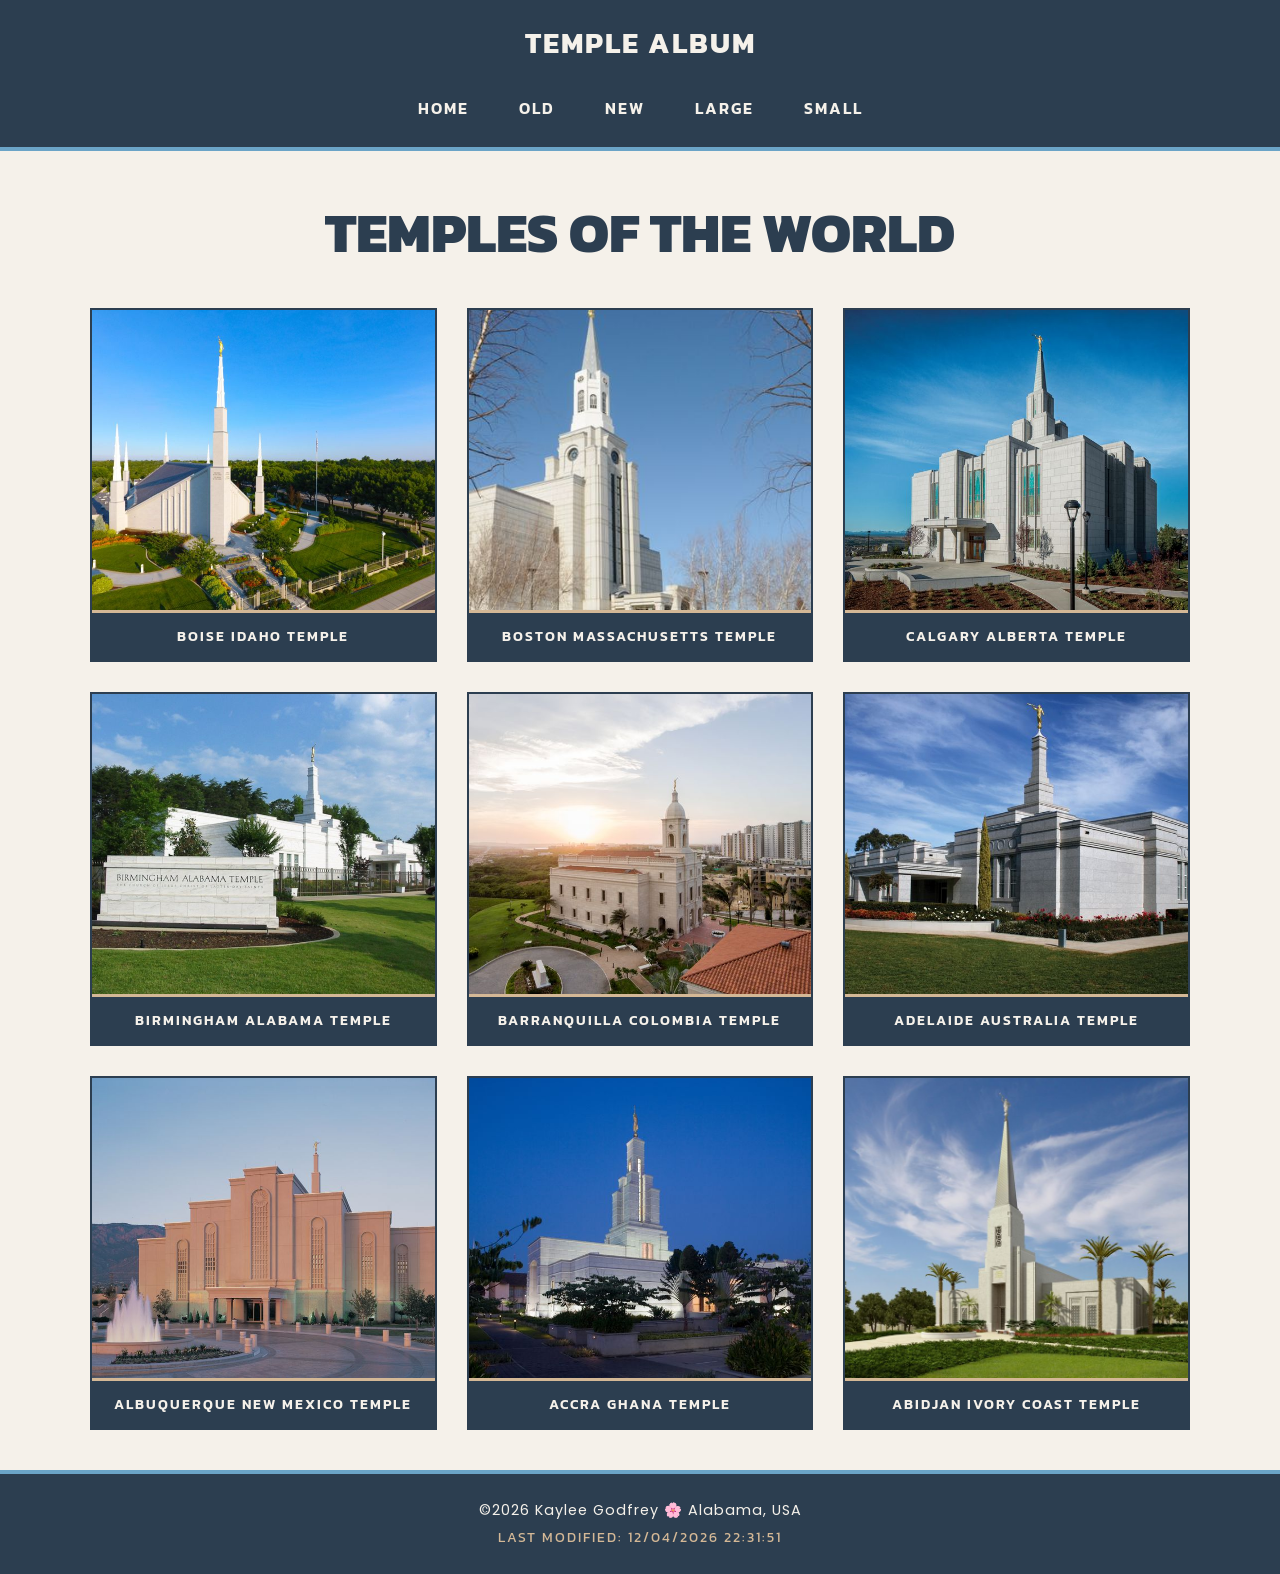
<file: Temples/temples.html>
<!DOCTYPE html>
<html lang="en">
<head>
    <meta charset="UTF-8">
    <meta name="viewport" content="width=device-width, initial-scale=1.0">
    <title>WDD 131 – Temple Album – Kaylee Godfrey</title>
    <meta name="description" content="A picture album featuring nine temples from around the world, created by Kaylee Godfrey for WDD 131 Dynamic Web Fundamentals.">
    <meta name="author" content="Kaylee Godfrey">
    <link rel="preconnect" href="https://fonts.googleapis.com">
    <link rel="preconnect" href="https://fonts.gstatic.com" crossorigin>
    <link href="https://fonts.googleapis.com/css2?family=Kanit:wght@400;600;700;800&family=Poppins:wght@300;400;500;600&display=swap" rel="stylesheet">
    <link rel="stylesheet" href="styles/temples.css">
    <link rel="stylesheet" href="styles/temples-large.css">
    <script src="scripts/temples.js" defer></script>
</head>
<body>
    <header>
        <span id="course-title">Temple Album</span>
        <button id="menu-toggle" aria-label="Toggle navigation menu" aria-expanded="false">&#9776;</button>
        <nav id="main-nav" aria-label="Main navigation">
            <a href="#">Home</a>
            <a href="#">Old</a>
            <a href="#">New</a>
            <a href="#">Large</a>
            <a href="#">Small</a>
        </nav>
    </header>

    <main>
        <h1>Temples of the World</h1>

        <div class="gallery">
            <figure>
                <img src="images/boise.jpeg" alt="Boise Idaho Temple on a sunny day" loading="lazy" width="400" height="300">
                <figcaption>Boise Idaho Temple</figcaption>
            </figure>

            <figure>
                <img src="images/boston.jpeg" alt="Boston Massachusetts Temple in winter" loading="lazy" width="400" height="300">
                <figcaption>Boston Massachusetts Temple</figcaption>
            </figure>

            <figure>
                <img src="images/calgary.jpeg" alt="Calgary Alberta Temple exterior" loading="lazy" width="400" height="300">
                <figcaption>Calgary Alberta Temple</figcaption>
            </figure>

            <figure>
                <img src="images/birmingham.jpeg" alt="Birmingham Alabama Temple with grounds sign" loading="lazy" width="400" height="300">
                <figcaption>Birmingham Alabama Temple</figcaption>
            </figure>

            <figure>
                <img src="images/barranquilla.jpeg" alt="Barranquilla Colombia Temple at sunset" loading="lazy" width="400" height="300">
                <figcaption>Barranquilla Colombia Temple</figcaption>
            </figure>

            <figure>
                <img src="images/adelaide.jpeg" alt="Adelaide Australia Temple exterior" loading="lazy" width="400" height="300">
                <figcaption>Adelaide Australia Temple</figcaption>
            </figure>

            <figure>
                <img src="images/albuquerque.jpeg" alt="Albuquerque New Mexico Temple with fountain" loading="lazy" width="400" height="300">
                <figcaption>Albuquerque New Mexico Temple</figcaption>
            </figure>

            <figure>
                <img src="images/accra.jpeg" alt="Accra Ghana Temple at twilight" loading="lazy" width="400" height="300">
                <figcaption>Accra Ghana Temple</figcaption>
            </figure>

            <figure>
                <img src="images/abidjan.jpeg" alt="Abidjan Ivory Coast Temple rendering" loading="lazy" width="400" height="300">
                <figcaption>Abidjan Ivory Coast Temple</figcaption>
            </figure>
        </div>
    </main>

    <footer>
        <p>&copy;<span id="currentyear"></span> Kaylee Godfrey 🌸 Alabama, USA</p>
        <p id="lastModified"></p>
    </footer>
</body>
</html>
</file>
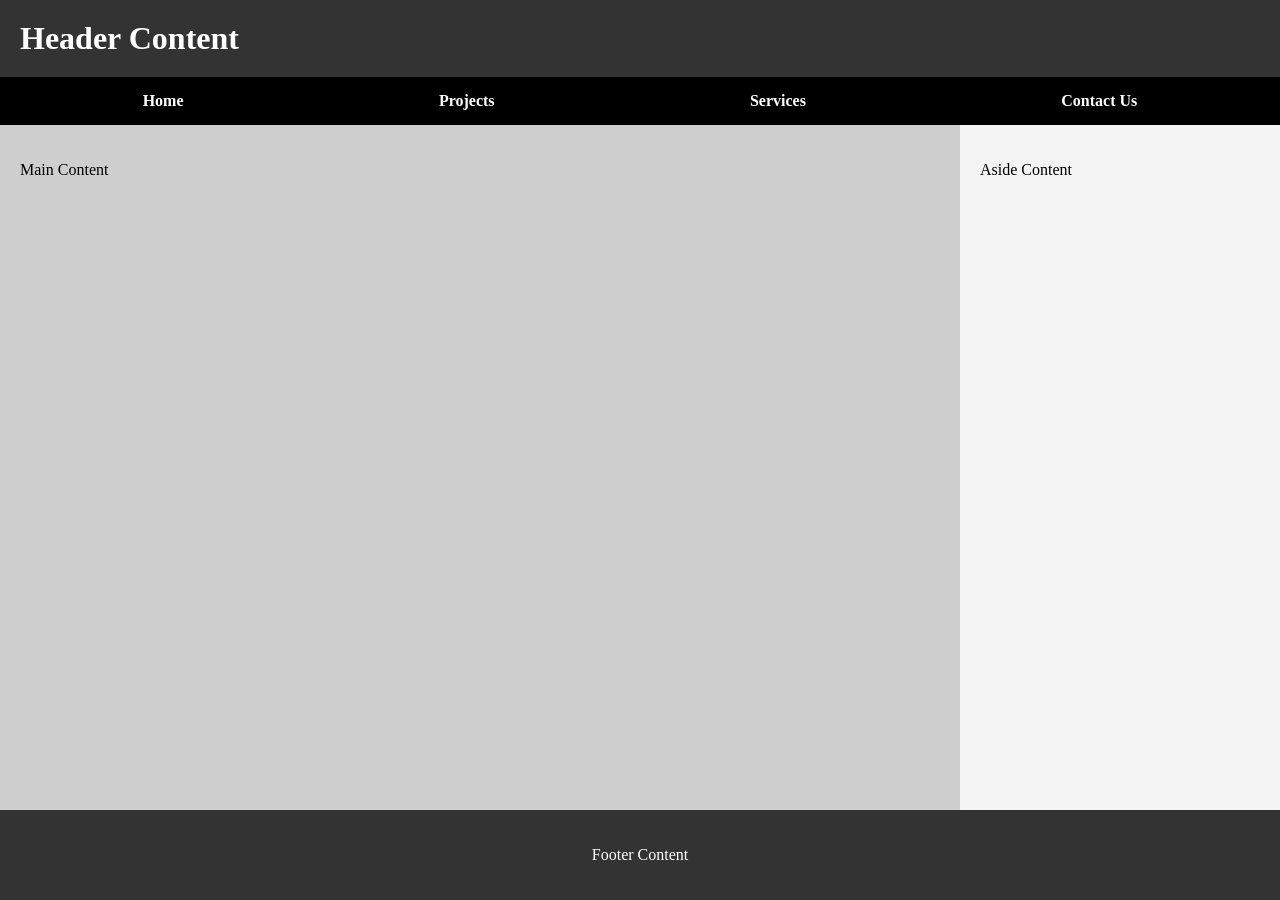
<file: week01/basic-layout.html>
<!DOCTYPE html>
<html lang="en">
<head>
    <meta charset="UTF-8">
    <meta name="viewport" content="width=device-width, initial-scale=1.0">
    <title>Your Name | WDD 131</title>
    <link rel="stylesheet" href="styles/layout.css">
</head>
<body>

    <header>
        <h1>Header Content</h1>

        <nav>
            <a href="#">Home</a>
            <a href="#">Projects</a>
            <a href="#">Services</a>
            <a href="#">Contact Us</a>
        </nav>
    </header>

    <main>
        <p>Main Content</p>
    </main>

    <aside>
        <p>Aside Content</p>
    </aside>

    <footer>
        <p>Footer Content</p>
    </footer>

</body>
</html>
</file>
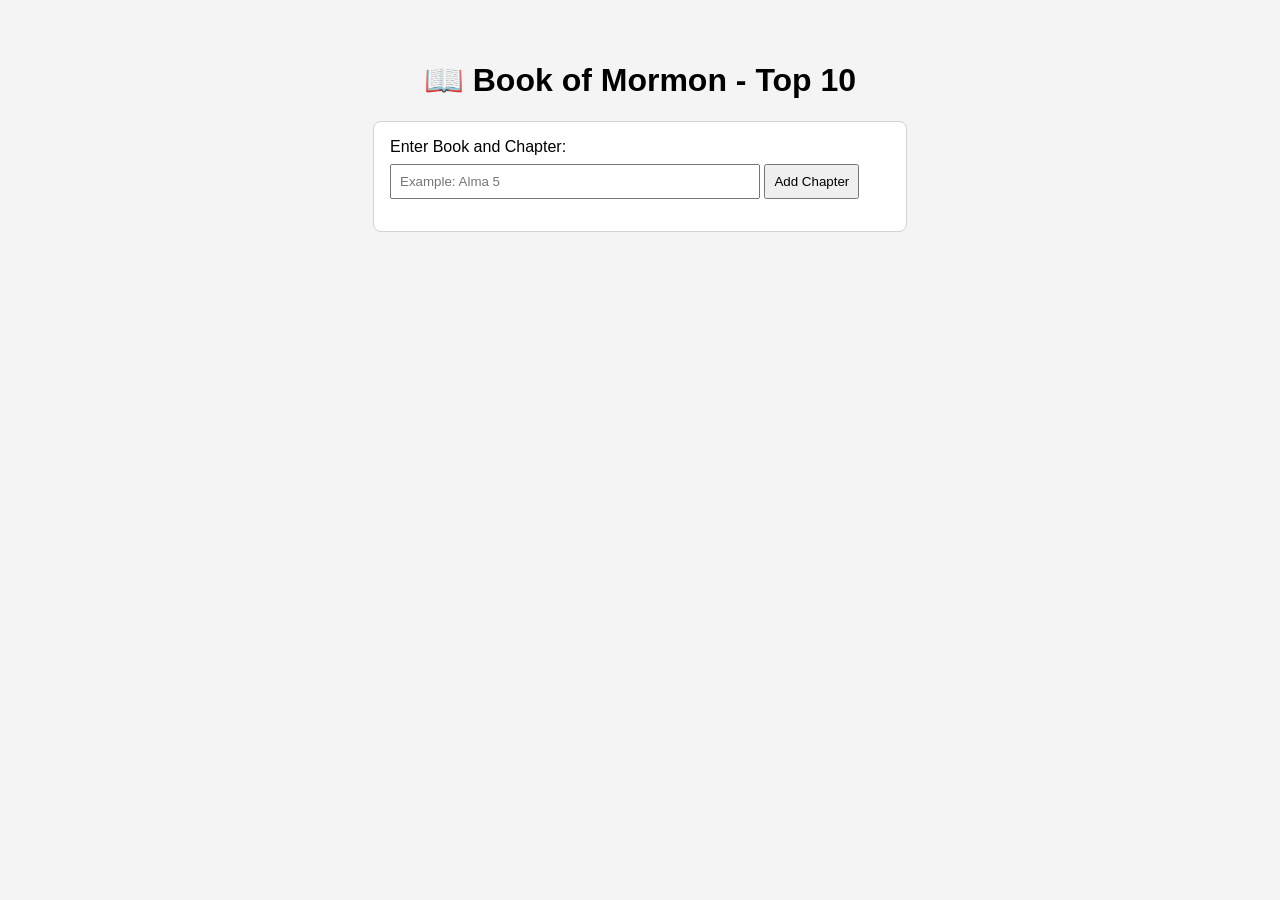
<file: week02/bom.html>
<!DOCTYPE html>
<html lang="en">
<head>
    <meta charset="UTF-8">
    <meta name="viewport" content="width=device-width, initial-scale=1.0">
    <meta name="description" content="Book of Mormon Favorite Chapters App">
    <meta name="author" content="Kaylee Godfrey">

    <title>Book of Mormon Chapters</title>

    <link rel="stylesheet" href="bom styles/bom.css">
</head>

<body>

    <h1>📖 Book of Mormon - Top 10</h1>

    <main>

        <label for="favchap">Enter Book and Chapter:</label>

        <input type="text" id="favchap" placeholder="Example: Alma 5">

        <button id="addButton">Add Chapter</button>

        <ul id="list"></ul>

    </main>

    <script src="bom scripts/bom.js"></script>

</body>
</html>
</file>
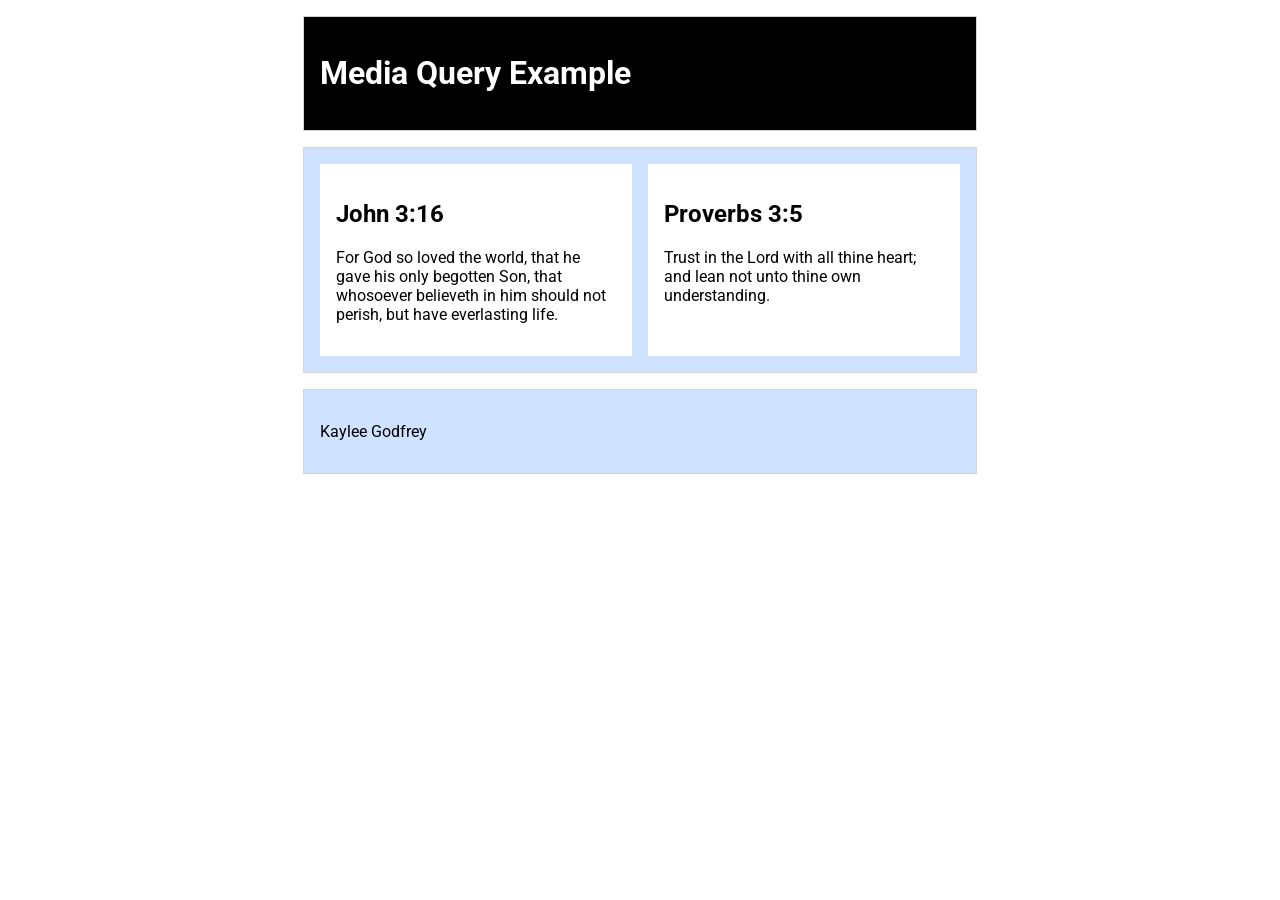
<file: week02/media-query.html>
<!DOCTYPE html>
<html lang="en">
<head>
    <meta charset="UTF-8">
    <meta name="viewport" content="width=device-width, initial-scale=1.0">
    <meta name="description" content="A simple media query example page">
    <meta name="author" content="Kaylee Godfrey">

    <title>Media Query Example</title>

    <link rel="stylesheet" href="https://fonts.googleapis.com/css2?family=Roboto&display=swap">

    <link rel="stylesheet" href="styles/media-query.css">
    <link rel="stylesheet" href="styles/media-query-large.css">
</head>

<body>
    <header>
        <h1>Media Query Example</h1>
    </header>

    <main>
        <section>
            <h2>John 3:16</h2>
            <p>
                For God so loved the world, that he gave his only begotten Son,
                that whosoever believeth in him should not perish,
                but have everlasting life.
            </p>
        </section>

        <section>
            <h2>Proverbs 3:5</h2>
            <p>
                Trust in the Lord with all thine heart;
                and lean not unto thine own understanding.
            </p>
        </section>
    </main>

    <footer>
        <p>Kaylee Godfrey</p>
    </footer>
</body>
</html>
</file>
<file: styles/base.css>
body {
    font-family: 'Poppins', sans-serif;
    color: #181715;
    background-color: #C7C5B7;
    margin: 0;
    line-height: 1.6;
}

/* Header */
header {
    background-color: #181715;
    padding: 20px 0;
    text-align: center;
    border-bottom: 4px solid #B84827;
}

header span#course-title {
    display: block;
    font-family: 'Kanit', sans-serif;
    font-weight: 700;
    font-size: 1.8rem;
    color: #C7C5B7;
    padding: 8px;
    letter-spacing: 2px;
    text-transform: uppercase;
}

/* Navigation */
nav {
    background-color: #3A3B3A;
    display: flex;
    justify-content: space-around;
}

nav a:link,
nav a:visited {
    color: #C7C5B7;
}

nav a {
    color: #C7C5B7;
    text-decoration: none;
    font-family: 'Kanit', sans-serif;
    font-weight: 600;
    font-size: 1rem;
    padding: 18px 20px;
    flex: 1;
    text-align: center;
    text-transform: uppercase;
    letter-spacing: 2px;
    position: relative;
    transition: color 0.3s ease;
}

nav a:hover {
    color: #B84827;
}

nav a::before {
    content: '';
    position: absolute;
    bottom: 0;
    left: 0;
    width: 100%;
    height: 3px;
    background-color: #B84827;
    transform: scaleX(0);
    transform-origin: left;
    transition: transform 0.4s ease;
}

nav a:hover::before {
    transform: scaleX(1);
}

/* Main */
main {
    max-width: 1100px;
    margin: 50px auto;
    padding: 0 20px;
}

h1 {
    font-family: 'Kanit', sans-serif;
    font-weight: 800;
    font-size: 4rem;
    text-align: center;
    margin-bottom: 10px;
    letter-spacing: -1px;
    text-transform: uppercase;
    line-height: 1;
}

.tagline {
    text-align: center;
    font-family: 'Poppins', sans-serif;
    font-weight: 500;
    font-size: 1.1rem;
    color: #8B3520;
    letter-spacing: 4px;
    text-transform: uppercase;
    margin-bottom: 40px;
}

.tagline::before,
.tagline::after {
    content: '—';
    margin: 0 12px;
    color: #3A3B3A;
}

/* Cards */
.cards-container {
    display: grid;
    grid-template-columns: 2fr 1fr;
    gap: 25px;
}

.card {
    background-color: #FFFFFF;
    border: 2px solid #181715;
    transition: transform 0.3s ease, box-shadow 0.3s ease;
}

.card:hover {
    transform: translateY(-5px);
    box-shadow: 8px 8px 0 #B84827;
}

.card h2 {
    background-color: #181715;
    color: #C7C5B7;
    font-family: 'Kanit', sans-serif;
    font-weight: 700;
    text-align: left;
    padding: 15px 25px;
    margin: 0;
    text-transform: uppercase;
    letter-spacing: 3px;
    font-size: 1.1rem;
    border-bottom: 3px solid #B84827;
}

.card h3 {
    font-family: 'Kanit', sans-serif;
    font-weight: 700;
    text-align: left;
    padding: 15px 25px 5px;
    text-transform: uppercase;
    letter-spacing: 2px;
    font-size: 1.3rem;
    color: #181715;
    border-left: 5px solid #B84827;
    margin: 20px 25px 10px;
}

/* About Me Section */
.about-content {
    display: flex;
    gap: 25px;
    padding: 25px;
}

.about-content p {
    flex: 1;
    font-size: 0.95rem;
}

.about-content img {
    width: 200px;
    height: 240px;
    object-fit: cover;
    border: 3px solid #181715;
    box-shadow: 6px 6px 0 #B84827;
}

/* Country Section */
.country-content {
    display: flex;
    gap: 25px;
    padding: 25px;
}

.country-content img {
    width: 160px;
    height: auto;
    border: 2px solid #181715;
}

.country-content figcaption {
    text-align: center;
    font-family: 'Kanit', sans-serif;
    font-style: normal;
    font-size: 0.8rem;
    margin-top: 10px;
    text-transform: uppercase;
    letter-spacing: 2px;
    color: #3A3B3A;
}

.country-content p {
    flex: 1;
}

/* Resources List */
.card ul {
    list-style: none;
    padding: 25px;
    margin: 0;
}

.card ul li {
    margin-bottom: 14px;
    padding-left: 25px;
    position: relative;
    font-family: 'Kanit', sans-serif;
    font-weight: 400;
    text-transform: uppercase;
    letter-spacing: 1.5px;
    font-size: 0.95rem;
}

.card ul li::before {
    content: '→';
    position: absolute;
    left: 0;
    color: #B84827;
    font-weight: 700;
}

.card ul li a {
    color: #181715;
    text-decoration: none;
    transition: color 0.3s ease;
}

.card ul li a:hover {
    color: #B84827;
}

/* Footer */
footer {
    background-color: #181715;
    color: #C7C5B7;
    text-align: center;
    padding: 25px;
    margin-top: 50px;
    font-size: 0.9rem;
    border-top: 4px solid #B84827;
}

footer p {
    margin: 5px 0;
    letter-spacing: 1px;
}

#lastModified {
    color: #E8956F;
    font-family: 'Kanit', sans-serif;
    font-size: 0.85rem;
    text-transform: uppercase;
    letter-spacing: 2px;
}

/* Responsive */
@media (max-width: 850px) {
    h1 {
        font-size: 2.8rem;
    }

    .cards-container {
        grid-template-columns: 1fr;
    }

    .about-content,
    .country-content {
        flex-direction: column;
        text-align: center;
    }

    .about-content img {
        align-self: center;
    }

    nav a {
        font-size: 0.85rem;
        padding: 12px 8px;
        letter-spacing: 1px;
    }

    header span#course-title {
        font-size: 1.3rem;
        letter-spacing: 1px;
    }
}
</file>
<file: project/styles/main.css>
:root {
    --off-white: #F7F2EC;
    --soft-coral: #E89B8F;
    --deep-rose: #9C4B5C;
    --navy-plum: #2E1F32;
    --white: #FFFFFF;
}

body {
    font-family: 'Lato', sans-serif;
    color: var(--navy-plum);
    background-color: var(--off-white);
    margin: 0;
    line-height: 1.6;
}

/* ============================================
   Header & Navigation
   ============================================ */
header {
    background-color: var(--white);
    border-bottom: 3px solid var(--soft-coral);
    box-shadow: 0 2px 8px rgba(46, 31, 50, 0.08);
}

.header-inner {
    max-width: 1100px;
    margin: 0 auto;
    padding: 20px;
    display: flex;
    flex-direction: column;
    align-items: center;
    position: relative;
}

.logo-link {
    display: block;
}

.logo {
    height: 100px;
    width: auto;
}

#menu-toggle {
    position: absolute;
    top: 30px;
    right: 20px;
    background-color: var(--deep-rose);
    border: none;
    color: var(--white);
    font-size: 1.3rem;
    padding: 6px 14px;
    cursor: pointer;
    border-radius: 25px;
    transition: background-color 0.3s ease;
}

#menu-toggle:hover {
    background-color: var(--navy-plum);
}

nav {
    display: none;
    flex-direction: column;
    width: 100%;
    margin-top: 18px;
}

nav.open {
    display: flex;
}

nav a {
    color: var(--navy-plum);
    text-decoration: none;
    font-family: 'Playfair Display', serif;
    font-size: 1rem;
    padding: 12px;
    text-align: center;
    border-top: 1px solid var(--off-white);
    transition: all 0.3s ease;
    letter-spacing: 1px;
}

nav a:hover {
    color: var(--deep-rose);
    background-color: var(--off-white);
}

nav a.active {
    color: var(--deep-rose);
    font-weight: 700;
}

/* ============================================
   Main Content
   ============================================ */
main {
    max-width: 1100px;
    margin: 0 auto;
    padding: 0 20px;
}

/* ============================================
   Hero Section
   ============================================ */
.hero {
    position: relative;
    margin: 30px 0;
    overflow: hidden;
    border-radius: 12px;
}

.hero-image {
    width: 100%;
    height: 550px;
    object-fit: cover;
    display: block;
    border-radius: 12px;
}

.hero-content {
    position: absolute;
    top: 50%;
    left: 50%;
    transform: translate(-50%, -50%);
    width: 90%;
    max-width: 600px;
    padding: 30px;
    text-align: center;
    color: var(--white);
    z-index: 2;
}

.hero-content h1 {
    font-family: 'Playfair Display', serif;
    color: var(--white);
    font-size: 2.5rem;
    margin: 0 0 15px 0;
    font-weight: 700;
    text-shadow: 0 2px 15px rgba(46, 31, 50, 0.6);
}

.hero-content p {
    color: var(--white);
    margin-bottom: 25px;
    font-size: 1.05rem;
    text-shadow: 0 1px 8px rgba(46, 31, 50, 0.7);
}

.hero::after {
    content: "";
    position: absolute;
    top: 0;
    left: 0;
    right: 0;
    bottom: 0;
    background: linear-gradient(180deg, rgba(46, 31, 50, 0.3) 0%, rgba(46, 31, 50, 0.5) 50%, rgba(46, 31, 50, 0.3) 100%);
    pointer-events: none;
    border-radius: 12px;
}

/* ============================================
   Buttons (rounded!)
   ============================================ */
.cta-button {
    display: inline-block;
    background-color: var(--deep-rose);
    color: var(--off-white);
    font-family: 'Playfair Display', serif;
    padding: 14px 35px;
    text-decoration: none;
    font-size: 1rem;
    letter-spacing: 2px;
    text-transform: uppercase;
    transition: all 0.3s ease;
    border: 2px solid var(--deep-rose);
    border-radius: 50px;
}

.cta-button:hover {
    background-color: var(--navy-plum);
    border-color: var(--navy-plum);
}

.cta-button-outline {
    display: inline-block;
    background-color: transparent;
    color: var(--deep-rose);
    font-family: 'Playfair Display', serif;
    padding: 14px 35px;
    text-decoration: none;
    font-size: 1rem;
    border: 2px solid var(--deep-rose);
    letter-spacing: 2px;
    text-transform: uppercase;
    transition: all 0.3s ease;
    border-radius: 50px;
}

.cta-button-outline:hover {
    background-color: var(--deep-rose);
    color: var(--off-white);
}

/* ============================================
   Intro Section
   ============================================ */
.intro {
    text-align: center;
    padding: 50px 20px;
    background-color: var(--white);
    margin: 30px 0;
    border-top: 4px solid var(--soft-coral);
    border-bottom: 4px solid var(--soft-coral);
    position: relative;
    border-radius: 12px;
}

.intro::before,
.intro::after {
    content: "✦";
    color: var(--soft-coral);
    font-size: 1.5rem;
    display: block;
    margin: 0 auto 15px;
}

.intro::after {
    margin: 15px auto 0;
}

.intro h2 {
    font-family: 'Playfair Display', serif;
    color: var(--deep-rose);
    font-size: 2rem;
    margin: 10px 0 15px 0;
}

.intro p {
    max-width: 700px;
    margin: 0 auto;
    font-size: 1.05rem;
    color: var(--navy-plum);
}

/* ============================================
   Section Headers (h2)
   ============================================ */
.featured h2,
.page-intro h1 {
    font-family: 'Playfair Display', serif;
    color: var(--deep-rose);
    font-size: 2rem;
    text-align: center;
    margin-bottom: 15px;
    position: relative;
}

.featured h2::after,
.page-intro h1::after {
    content: "";
    display: block;
    width: 60px;
    height: 3px;
    background-color: var(--soft-coral);
    margin: 12px auto 0;
    border-radius: 50px;
}

/* ============================================
   Featured Section / Card Grid
   ============================================ */
.featured {
    padding: 50px 0;
}

.card-grid {
    display: grid;
    grid-template-columns: 1fr;
    gap: 25px;
    margin: 30px 0;
}

.card {
    background-color: var(--white);
    border: 1px solid var(--soft-coral);
    overflow: hidden;
    transition: transform 0.3s ease, box-shadow 0.3s ease;
    box-shadow: 0 2px 8px rgba(46, 31, 50, 0.08);
    border-radius: 12px;
}

.card:hover {
    transform: translateY(-5px);
    box-shadow: 0 6px 20px rgba(156, 75, 92, 0.2);
}

.card img {
    width: 100%;
    height: 220px;
    object-fit: cover;
    display: block;
}

.card-content {
    padding: 22px;
}

.card-content h3 {
    font-family: 'Playfair Display', serif;
    color: var(--deep-rose);
    font-size: 1.3rem;
    margin: 0 0 12px 0;
}

.card-content p {
    margin: 0 0 18px 0;
    font-size: 0.95rem;
    color: var(--navy-plum);
}

.card-tag {
    display: inline-block;
    background-color: var(--soft-coral);
    color: var(--white);
    padding: 6px 14px;
    font-size: 0.8rem;
    font-family: 'Playfair Display', serif;
    letter-spacing: 1.5px;
    text-transform: uppercase;
    border-radius: 50px;
}

.see-more {
    text-align: center;
    margin-top: 20px;
}

/* ============================================
   Page Intro
   ============================================ */
.page-intro {
    text-align: center;
    padding: 50px 20px 30px;
}

.page-intro p {
    max-width: 600px;
    margin: 20px auto 0;
    font-size: 1.05rem;
}

/* ============================================
   Filters
   ============================================ */
.filters {
    text-align: center;
    padding: 20px 0 30px;
}

.filters h2 {
    font-family: 'Playfair Display', serif;
    color: var(--deep-rose);
    font-size: 1.3rem;
    margin-bottom: 18px;
    letter-spacing: 1px;
}

.filter-buttons {
    display: flex;
    flex-wrap: wrap;
    justify-content: center;
    gap: 10px;
}

.filter-btn {
    background-color: var(--white);
    color: var(--deep-rose);
    border: 2px solid var(--deep-rose);
    padding: 8px 20px;
    font-family: 'Playfair Display', serif;
    font-size: 0.95rem;
    cursor: pointer;
    transition: all 0.3s ease;
    letter-spacing: 1px;
    border-radius: 50px;
}

.filter-btn:hover {
    background-color: var(--soft-coral);
    color: var(--white);
    border-color: var(--soft-coral);
}

.filter-btn.active {
    background-color: var(--deep-rose);
    color: var(--off-white);
}

/* ============================================
   Date Ideas Section
   ============================================ */
.date-ideas {
    padding: 20px 0 40px;
}

#results-message {
    text-align: center;
    font-family: 'Playfair Display', serif;
    color: var(--deep-rose);
    margin-bottom: 30px;
    font-size: 1rem;
    font-style: italic;
}

.card-header {
    display: flex;
    justify-content: space-between;
    align-items: flex-start;
    gap: 10px;
    margin-bottom: 10px;
}

.card-header h3 {
    margin: 0;
    flex: 1;
}

.favorite-btn {
    background: none;
    border: none;
    color: var(--deep-rose);
    font-size: 1.8rem;
    cursor: pointer;
    padding: 0;
    line-height: 1;
    transition: transform 0.2s, color 0.2s;
}

.favorite-btn.is-favorite {
    color: var(--soft-coral);
}

.favorite-btn:hover {
    transform: scale(1.2);
}

.card-details {
    display: flex;
    gap: 10px;
    flex-wrap: wrap;
}

/* ============================================
   Forms
   ============================================ */
.form-section {
    padding: 20px 0 40px;
}

form {
    background-color: var(--white);
    padding: 35px;
    border: 1px solid var(--soft-coral);
    max-width: 700px;
    margin: 0 auto;
    box-shadow: 0 4px 15px rgba(156, 75, 92, 0.12);
    position: relative;
    border-radius: 12px;
}

form::before {
    content: "♥";
    position: absolute;
    top: -18px;
    left: 50%;
    transform: translateX(-50%);
    background-color: var(--soft-coral);
    color: var(--white);
    width: 36px;
    height: 36px;
    line-height: 36px;
    text-align: center;
    font-size: 1.2rem;
    border: 3px solid var(--white);
    border-radius: 50%;
}

form h2 {
    font-family: 'Playfair Display', serif;
    color: var(--deep-rose);
    font-size: 1.6rem;
    margin: 10px 0 25px 0;
    padding-bottom: 15px;
    border-bottom: 2px solid var(--soft-coral);
    text-align: center;
}

form label {
    display: block;
    font-family: 'Playfair Display', serif;
    color: var(--deep-rose);
    margin-top: 20px;
    margin-bottom: 6px;
    font-size: 1rem;
    letter-spacing: 1px;
}

form select,
form input[type="text"],
form textarea {
    width: 100%;
    padding: 12px 14px;
    border: 1px solid var(--soft-coral);
    background-color: var(--off-white);
    font-family: 'Lato', sans-serif;
    font-size: 1rem;
    color: var(--navy-plum);
    box-sizing: border-box;
    transition: background-color 0.3s ease;
    border-radius: 8px;
}

form select:focus,
form input[type="text"]:focus,
form textarea:focus {
    outline: none;
    background-color: var(--white);
    border-color: var(--deep-rose);
}

form textarea {
    resize: vertical;
}

.group-label {
    display: block;
    font-family: 'Playfair Display', serif;
    color: var(--deep-rose);
    margin-top: 20px;
    margin-bottom: 6px;
    font-size: 1rem;
    letter-spacing: 1px;
}

.form-group {
    border: 1px solid var(--soft-coral);
    padding: 18px 22px;
    background-color: var(--off-white);
    border-radius: 8px;
}

.checkbox-group,
.radio-group {
    display: flex;
    flex-direction: row;
    flex-wrap: wrap;
    gap: 18px;
}

.checkbox-item,
.radio-item {
    display: flex;
    align-items: center;
}

.checkbox-item input,
.radio-item input {
    margin-right: 8px;
    width: 18px;
    height: 18px;
    cursor: pointer;
    accent-color: var(--deep-rose);
}

.checkbox-item label,
.radio-item label {
    margin: 0;
    color: var(--navy-plum);
    font-family: 'Lato', sans-serif;
    cursor: pointer;
    font-size: 0.95rem;
}

form input[type="submit"] {
    background-color: var(--deep-rose);
    color: var(--off-white);
    font-family: 'Playfair Display', serif;
    font-size: 1.05rem;
    padding: 16px 30px;
    border: none;
    margin-top: 30px;
    width: 100%;
    cursor: pointer;
    letter-spacing: 2px;
    text-transform: uppercase;
    transition: background-color 0.3s ease;
    border-radius: 50px;
}

form input[type="submit"]:hover {
    background-color: var(--navy-plum);
}

/* ============================================
   Plan a Date Result
   ============================================ */
.result-section {
    display: none;
    max-width: 700px;
    margin: 0 auto;
    text-align: center;
}

.result-section h2 {
    font-family: 'Playfair Display', serif;
    color: var(--deep-rose);
    font-size: 2rem;
    margin-bottom: 25px;
}

.result-card {
    background-color: var(--white);
    border: 1px solid var(--soft-coral);
    margin-bottom: 25px;
    text-align: left;
    box-shadow: 0 4px 15px rgba(156, 75, 92, 0.15);
    border-radius: 12px;
    overflow: hidden;
}

.result-card img {
    width: 100%;
    height: 280px;
    object-fit: cover;
    display: block;
}

.result-notes {
    margin-top: 15px;
    font-style: italic;
    color: var(--deep-rose);
    background-color: var(--off-white);
    padding: 15px;
    border-left: 3px solid var(--soft-coral);
    border-radius: 8px;
}

/* ============================================
   References Page
   ============================================ */
.references-content {
    max-width: 800px;
    margin: 0 auto;
    padding: 35px 40px;
    background-color: var(--white);
    border: 1px solid var(--soft-coral);
    box-shadow: 0 2px 8px rgba(46, 31, 50, 0.08);
    border-radius: 12px;
}

.references-content h2 {
    font-family: 'Playfair Display', serif;
    color: var(--deep-rose);
    font-size: 1.5rem;
    margin-top: 30px;
    margin-bottom: 12px;
    border-bottom: 2px solid var(--soft-coral);
    padding-bottom: 8px;
}

.references-content h2:first-child {
    margin-top: 0;
}

.references-content p {
    margin: 10px 0;
}

.references-content ul {
    padding-left: 25px;
    margin: 10px 0 20px;
}

.references-content li {
    margin-bottom: 8px;
}

.references-content a {
    color: var(--deep-rose);
    text-decoration: underline;
}

.references-content a:hover {
    color: var(--navy-plum);
}

/* ============================================
   Footer
   ============================================ */
footer {
    background-color: var(--navy-plum);
    color: var(--off-white);
    text-align: center;
    padding: 30px 20px;
    margin-top: 60px;
    border-top: 4px solid var(--soft-coral);
}

footer p {
    margin: 5px 0;
    font-size: 0.9rem;
}

footer a {
    color: var(--soft-coral);
    text-decoration: none;
    transition: color 0.3s ease;
}

footer a:hover {
    color: var(--white);
}

/* ============================================
   Desktop Styles
   ============================================ */
@media (min-width: 700px) {
    #menu-toggle {
        display: none;
    }

    .logo {
        height: 120px;
    }

    nav {
        display: flex;
        flex-direction: row;
        justify-content: center;
        gap: 35px;
        margin-top: 18px;
    }

    nav a {
        border-top: none;
        padding: 8px 12px;
    }

    .hero-image {
        height: 650px;
    }

    .hero-content h1 {
        font-size: 3.5rem;
    }

    .hero-content p {
        font-size: 1.15rem;
    }

    .card-grid {
        grid-template-columns: repeat(3, 1fr);
    }

    .intro h2,
    .featured h2,
    .page-intro h1 {
        font-size: 2.4rem;
    }

    .intro p {
        font-size: 1.1rem;
    }
}

@media (min-width: 1000px) {
    .hero-content h1 {
        font-size: 4rem;
    }

    .hero-image {
        height: 700px;
    }
}
</file>
<file: Form/styles/form.css>
body {
    font-family: 'Inter', sans-serif;
    color: #1A2B3C;
    background-color: #F4F6F8;
    margin: 0;
    line-height: 1.6;
}

header {
    background-color: #1A2B3C;
    text-align: center;
    padding: 40px 20px;
    border-bottom: 4px solid #5B9BD5;
}

header h1 {
    font-family: 'Montserrat', sans-serif;
    color: #F4F6F8;
    margin: 0;
    font-size: 2.2rem;
}

.tagline {
    color: #5B9BD5;
    margin-top: 10px;
    text-transform: uppercase;
    font-size: 0.85rem;
}

main {
    max-width: 700px;
    margin: 30px auto;
    padding: 0 20px;
}

form {
    background-color: #FFFFFF;
    padding: 30px;
    border: 1px solid #D6DCE2;
}

h2 {
    font-family: 'Montserrat', sans-serif;
    color: #1A2B3C;
    font-size: 1.4rem;
    margin-top: 0;
    margin-bottom: 25px;
    padding-bottom: 12px;
    border-bottom: 2px solid #5B9BD5;
}

label {
    display: block;
    font-family: 'Montserrat', sans-serif;
    color: #1A2B3C;
    margin-top: 20px;
    margin-bottom: 6px;
}

select,
input[type="date"],
input[type="text"],
textarea {
    width: 100%;
    padding: 10px 12px;
    border: 1px solid #D6DCE2;
    font-family: 'Inter', sans-serif;
    font-size: 1rem;
    box-sizing: border-box;
}

select option {
    text-transform: capitalize;
}

fieldset {
    border: 1px solid #D6DCE2;
    margin-top: 20px;
    padding: 15px 20px;
}

legend {
    font-family: 'Montserrat', sans-serif;
    color: #1A2B3C;
    padding: 0 8px;
}

.rating,
.features {
    display: flex;
    flex-direction: row;
    flex-wrap: wrap;
    gap: 20px;
}

.rating input,
.features input {
    margin-right: 6px;
    width: 18px;
    height: 18px;
    vertical-align: middle;
    cursor: pointer;
}

.rating label,
.features label {
    display: inline-block;
    margin: 0;
    margin-right: 5px;
    font-family: 'Inter', sans-serif;
    cursor: pointer;
    vertical-align: middle;
}

input[type="submit"] {
    background-color: #1A2B3C;
    color: #F4F6F8;
    font-family: 'Montserrat', sans-serif;
    font-size: 1rem;
    padding: 14px 30px;
    border: none;
    margin-top: 25px;
    width: 100%;
    cursor: pointer;
    text-transform: uppercase;
}

input[type="submit"]:hover {
    background-color: #2E4862;
}

.confirmation {
    background-color: #FFFFFF;
    padding: 40px 30px;
    text-align: center;
    border: 1px solid #D6DCE2;
}

.confirmation h2 {
    border-bottom: none;
    padding-bottom: 0;
    margin-bottom: 15px;
}

.counter-box {
    background-color: #F4F6F8;
    padding: 25px;
    margin: 25px 0;
    border-left: 4px solid #5B9BD5;
}

.counter-label {
    font-family: 'Montserrat', sans-serif;
    text-transform: uppercase;
    font-size: 0.85rem;
    margin: 0 0 10px 0;
}

.counter-number {
    font-family: 'Montserrat', sans-serif;
    font-size: 3rem;
    color: #5B9BD5;
    margin: 0;
}

.button {
    display: inline-block;
    background-color: #1A2B3C;
    color: #F4F6F8;
    font-family: 'Montserrat', sans-serif;
    padding: 12px 25px;
    text-decoration: none;
    text-transform: uppercase;
    margin-top: 15px;
}

.button:hover {
    background-color: #2E4862;
}

footer {
    background-color: #1A2B3C;
    color: #F4F6F8;
    text-align: center;
    padding: 20px;
    margin-top: 40px;
    font-size: 0.9rem;
}

footer p {
    margin: 5px 0;
}

@media (max-width: 600px) {
    header h1 {
        font-size: 1.8rem;
    }

    form {
        padding: 20px;
    }

    main {
        padding: 0 15px;
    }

    .counter-number {
        font-size: 2.5rem;
    }
}
</file>
<file: hello date night/styles/siteplan.css>
body {
    font-family: 'Lato', sans-serif;
    color: #2E1F32;
    background-color: #F7F2EC;
    margin: 0;
    line-height: 1.6;
}

header {
    background-color: #9C4B5C;
    text-align: center;
    padding: 40px 20px;
    border-bottom: 4px solid #E89B8F;
}

header h1 {
    font-family: 'Playfair Display', serif;
    color: #F7F2EC;
    margin: 0;
    font-size: 2.5rem;
}

.tagline {
    color: #E89B8F;
    font-style: italic;
    margin-top: 10px;
    letter-spacing: 2px;
    text-transform: uppercase;
    font-size: 0.9rem;
}

main {
    max-width: 900px;
    margin: 30px auto;
    padding: 0 20px;
}

section {
    background-color: #FFFFFF;
    padding: 25px 30px;
    margin-bottom: 25px;
    border-left: 5px solid #9C4B5C;
}

h2 {
    font-family: 'Playfair Display', serif;
    color: #9C4B5C;
    font-size: 1.8rem;
    margin-top: 0;
    margin-bottom: 15px;
    border-bottom: 2px solid #E89B8F;
    padding-bottom: 10px;
}

h3 {
    font-family: 'Playfair Display', serif;
    color: #9C4B5C;
    font-size: 1.3rem;
    margin-top: 25px;
    margin-bottom: 10px;
}

ul {
    padding-left: 25px;
}

ul li {
    margin-bottom: 12px;
}

strong {
    color: #9C4B5C;
}

.color-card {
    background-color: #F7F2EC;
    padding: 15px;
    margin-bottom: 15px;
    border: 1px solid #E89B8F;
}

.color-swatch {
    width: 100%;
    height: 80px;
    margin-bottom: 10px;
    border: 1px solid #2E1F32;
}

.off-white {
    background-color: #F7F2EC;
}

.coral {
    background-color: #E89B8F;
}

.deep-rose {
    background-color: #9C4B5C;
}

.navy-plum {
    background-color: #2E1F32;
}

.font-example {
    background-color: #F7F2EC;
    padding: 20px;
    margin: 15px 0;
    border-left: 3px solid #E89B8F;
}

.font-display-sample {
    font-family: 'Playfair Display', serif;
    color: #9C4B5C;
    font-size: 2rem;
    margin: 0 0 10px 0;
}

.font-body-sample {
    font-family: 'Lato', sans-serif;
    color: #2E1F32;
    font-size: 1.5rem;
    margin: 0 0 10px 0;
}

.wireframe-mobile {
    max-width: 320px;
    margin: 20px auto;
    border: 2px dashed #2E1F32;
    padding: 15px;
}

.wireframe-desktop {
    border: 2px dashed #2E1F32;
    padding: 15px;
    margin: 20px 0;
}

.wf-box {
    padding: 15px;
    margin-bottom: 10px;
    text-align: center;
    font-size: 0.9rem;
    border: 1px solid #E89B8F;
}

.wf-light {
    background-color: #FFFFFF;
    color: #2E1F32;
}

.wf-dark {
    background-color: #2E1F32;
    color: #F7F2EC;
    font-weight: bold;
}

.wf-coral {
    background-color: #E89B8F;
    color: #2E1F32;
}

.wf-rose {
    background-color: #9C4B5C;
    color: #F7F2EC;
    padding: 40px 15px;
}

.wf-row {
    display: grid;
    grid-template-columns: repeat(3, 1fr);
    gap: 10px;
}

.wf-row .wf-box {
    margin-bottom: 0;
}

footer {
    background-color: #2E1F32;
    color: #F7F2EC;
    text-align: center;
    padding: 20px;
    margin-top: 30px;
    font-size: 0.9rem;
}

@media (min-width: 700px) {
    header h1 {
        font-size: 3rem;
    }
}
</file>
<file: Place/styles/place.css>
:root {
    --deep-blue: #1B3A57;
    --mountain-green: #4A6741;
    --stone: #D6CFC2;
    --cream: #F4F1EB;
    --charcoal: #2A2A2A;
    --white: #FFFFFF;
    --card-overlay: rgba(255, 255, 255, 0.92);
}

body {
    font-family: 'Poppins', sans-serif;
    color: var(--charcoal);
    background-color: var(--cream);
    margin: 0;
    line-height: 1.6;
}

header {
    background-color: var(--deep-blue);
    text-align: center;
    padding: 25px 20px;
    border-bottom: 4px solid var(--mountain-green);
}

h1 {
    font-family: 'Kanit', sans-serif;
    color: var(--cream);
    margin: 0;
    font-size: 2.2rem;
    text-transform: uppercase;
    letter-spacing: 3px;
}

main {
    max-width: 1000px;
    margin: 0 auto;
    padding: 20px;
}

.hero img {
    width: 100%;
    height: auto;
    display: block;
    border: 2px solid var(--deep-blue);
}

section {
    background-color: var(--white);
    border: 2px solid var(--deep-blue);
    margin-top: 25px;
}

section h2 {
    background-color: var(--deep-blue);
    color: var(--cream);
    font-family: 'Kanit', sans-serif;
    text-transform: uppercase;
    letter-spacing: 2px;
    padding: 12px 20px;
    margin: 0;
    font-size: 1.2rem;
    border-bottom: 3px solid var(--mountain-green);
}

section ul {
    list-style: none;
    padding: 20px;
    margin: 0;
}

section ul li {
    padding: 6px 0;
    border-bottom: 1px solid var(--stone);
}

section ul li:last-child {
    border-bottom: none;
}

section ul li strong {
    font-family: 'Kanit', sans-serif;
    color: var(--deep-blue);
    text-transform: uppercase;
    letter-spacing: 1px;
    margin-right: 8px;
}

.weather-icon {
    display: block;
    width: 80px;
    height: 80px;
    margin: 20px auto 0;
}

footer {
    background-color: var(--deep-blue);
    color: var(--cream);
    text-align: center;
    padding: 20px;
    margin-top: 30px;
    font-size: 0.9rem;
    border-top: 4px solid var(--mountain-green);
}

footer p {
    margin: 5px 0;
}

#lastModified {
    color: var(--stone);
    font-family: 'Kanit', sans-serif;
    font-size: 0.85rem;
    text-transform: uppercase;
    letter-spacing: 2px;
}

@media (min-width: 700px) {
    h1 {
        font-size: 3rem;
    }

    main {
        position: relative;
    }

    .data {
        position: absolute;
        top: 110px;
        left: 30px;
        width: 260px;
        background-color: var(--card-overlay);
    }

    .weather {
        position: absolute;
        top: 110px;
        right: 30px;
        width: 260px;
        background-color: var(--card-overlay);
    }

    .weather-icon {
        display: none;
    }

    .weather h2::after {
        content: " ⛅";
    }
}
</file>
<file: Temples/styles/temples.css>
body {
    font-family: 'Poppins', sans-serif;
    color: #2C3E50;
    background-color: #F5F1EA;
    margin: 0;
    line-height: 1.6;
}

header {
    background-color: #2C3E50;
    padding: 15px 20px;
    border-bottom: 4px solid #6BA4C7;
    position: relative;
}

#course-title {
    display: block;
    font-family: 'Kanit', sans-serif;
    font-weight: 700;
    font-size: 1.5rem;
    color: #F5F1EA;
    text-align: center;
    letter-spacing: 2px;
    text-transform: uppercase;
    padding: 5px;
}

#menu-toggle {
    position: absolute;
    top: 15px;
    right: 20px;
    background: none;
    border: 2px solid #F5F1EA;
    color: #F5F1EA;
    font-size: 1.5rem;
    padding: 4px 12px;
    cursor: pointer;
    font-family: 'Kanit', sans-serif;
}

#menu-toggle:hover {
    color: #6BA4C7;
    border-color: #6BA4C7;
}

nav {
    display: none;
    flex-direction: column;
    margin-top: 15px;
}

nav.open {
    display: flex;
}

nav a:link,
nav a:visited {
    color: #F5F1EA;
}

nav a {
    color: #F5F1EA;
    text-decoration: none;
    font-family: 'Kanit', sans-serif;
    font-weight: 600;
    font-size: 1rem;
    padding: 12px;
    text-align: center;
    text-transform: uppercase;
    letter-spacing: 2px;
    border-top: 1px solid #D4B896;
}

nav a:hover {
    color: #6BA4C7;
    background-color: #1F2D3D;
}

main {
    max-width: 1100px;
    margin: 30px auto;
    padding: 0 20px;
}

h1 {
    font-family: 'Kanit', sans-serif;
    font-weight: 800;
    font-size: 2.2rem;
    text-align: center;
    margin-bottom: 30px;
    text-transform: uppercase;
    color: #2C3E50;
}

.gallery {
    display: grid;
    grid-template-columns: 1fr;
    gap: 25px;
}

figure {
    margin: 0;
    background-color: #FFFFFF;
    border: 2px solid #2C3E50;
}

figure img {
    width: 100%;
    height: 300px;
    object-fit: cover;
    display: block;
}

figcaption {
    background-color: #2C3E50;
    color: #F5F1EA;
    font-family: 'Kanit', sans-serif;
    font-weight: 600;
    text-align: center;
    padding: 12px;
    text-transform: uppercase;
    letter-spacing: 2px;
    font-size: 0.9rem;
    border-top: 3px solid #D4B896;
}

footer {
    background-color: #2C3E50;
    color: #F5F1EA;
    text-align: center;
    padding: 20px;
    margin-top: 40px;
    font-size: 0.9rem;
    border-top: 4px solid #6BA4C7;
}

footer p {
    margin: 5px 0;
    letter-spacing: 1px;
}

#lastModified {
    color: #D4B896;
    font-family: 'Kanit', sans-serif;
    font-size: 0.85rem;
    text-transform: uppercase;
    letter-spacing: 2px;
}
</file>
<file: Temples/styles/temples-large.css>
@media (min-width: 700px) {
    #menu-toggle {
        display: none;
    }

    nav {
        display: flex;
        flex-direction: row;
        justify-content: center;
        margin-top: 15px;
    }

    nav a {
        border-top: none;
        padding: 10px 25px;
    }

    #course-title {
        font-size: 1.8rem;
    }

    h1 {
        font-size: 3rem;
    }

    .gallery {
        grid-template-columns: repeat(2, 1fr);
        gap: 30px;
    }
}

@media (min-width: 1000px) {
    .gallery {
        grid-template-columns: repeat(3, 1fr);
    }

    h1 {
        font-size: 3.5rem;
    }
}
</file>
<file: week01/styles/layout.css>
body {
    margin: 0;
    font-family: Georgia, serif;
    display: grid;
    grid-template-columns: 3fr 1fr;
    grid-template-rows: auto 1fr auto;
    min-height: 100vh;
}

header {
    grid-column: 1 / 3;
    background-color: #333;
    color: white;
}

header h1 {
    margin: 0;
    padding: 20px;
}

nav {
    background-color: black;
    display: flex;
    justify-content: space-around;
    padding: 15px;
}

nav a {
    color: white;
    text-decoration: none;
    font-weight: bold;
}

main {
    background-color: #cfcfcf;
    padding: 20px;
    min-height: 300px;
}

aside {
    background-color: #f4f4f4;
    padding: 20px;
}

footer {
    grid-column: 1 / 3;
    background-color: #333;
    color: white;
    text-align: center;
    padding: 20px;
}
</file>
<file: week02/bom styles/bom.css>
body {
    font-family: Arial, sans-serif;
    background-color: #f4f4f4;
    padding: 2rem;
}

h1 {
    text-align: center;
}

main {
    max-width: 500px;
    margin: 0 auto;
    background-color: white;
    padding: 1rem;
    border: 1px solid lightgray;
    border-radius: 8px;
}

label {
    display: block;
    margin-bottom: 0.5rem;
}

input {
    width: 70%;
    padding: 0.5rem;
}

button {
    padding: 0.5rem;
    cursor: pointer;
}

ul {
    margin-top: 1rem;
    padding-left: 0;
}

li {
    list-style: none;
    background-color: #eeeeee;
    margin-bottom: 0.5rem;
    padding: 0.5rem;

    display: flex;
    justify-content: space-between;
    align-items: center;
}
</file>
<file: week02/styles/media-query.css>
body {
    font-family: "Roboto", sans-serif;
}

header,
main,
footer {
    max-width: 640px;
    margin: 1rem auto;
    border: 1px solid lightgray;
    padding: 1rem;
    background-color: #cfe2ff;
}

main {
    display: grid;
    grid-template-columns: 1fr;
    gap: 1rem;
}

section {
    padding: 1rem;
    background-color: white;
}
</file>
<file: week02/styles/media-query-large.css>
@media screen and (min-width: 500px) {
    header {
        background-color: black;
        color: white;
    }

    main {
        grid-template-columns: 1fr 1fr;
    }
}
</file>
